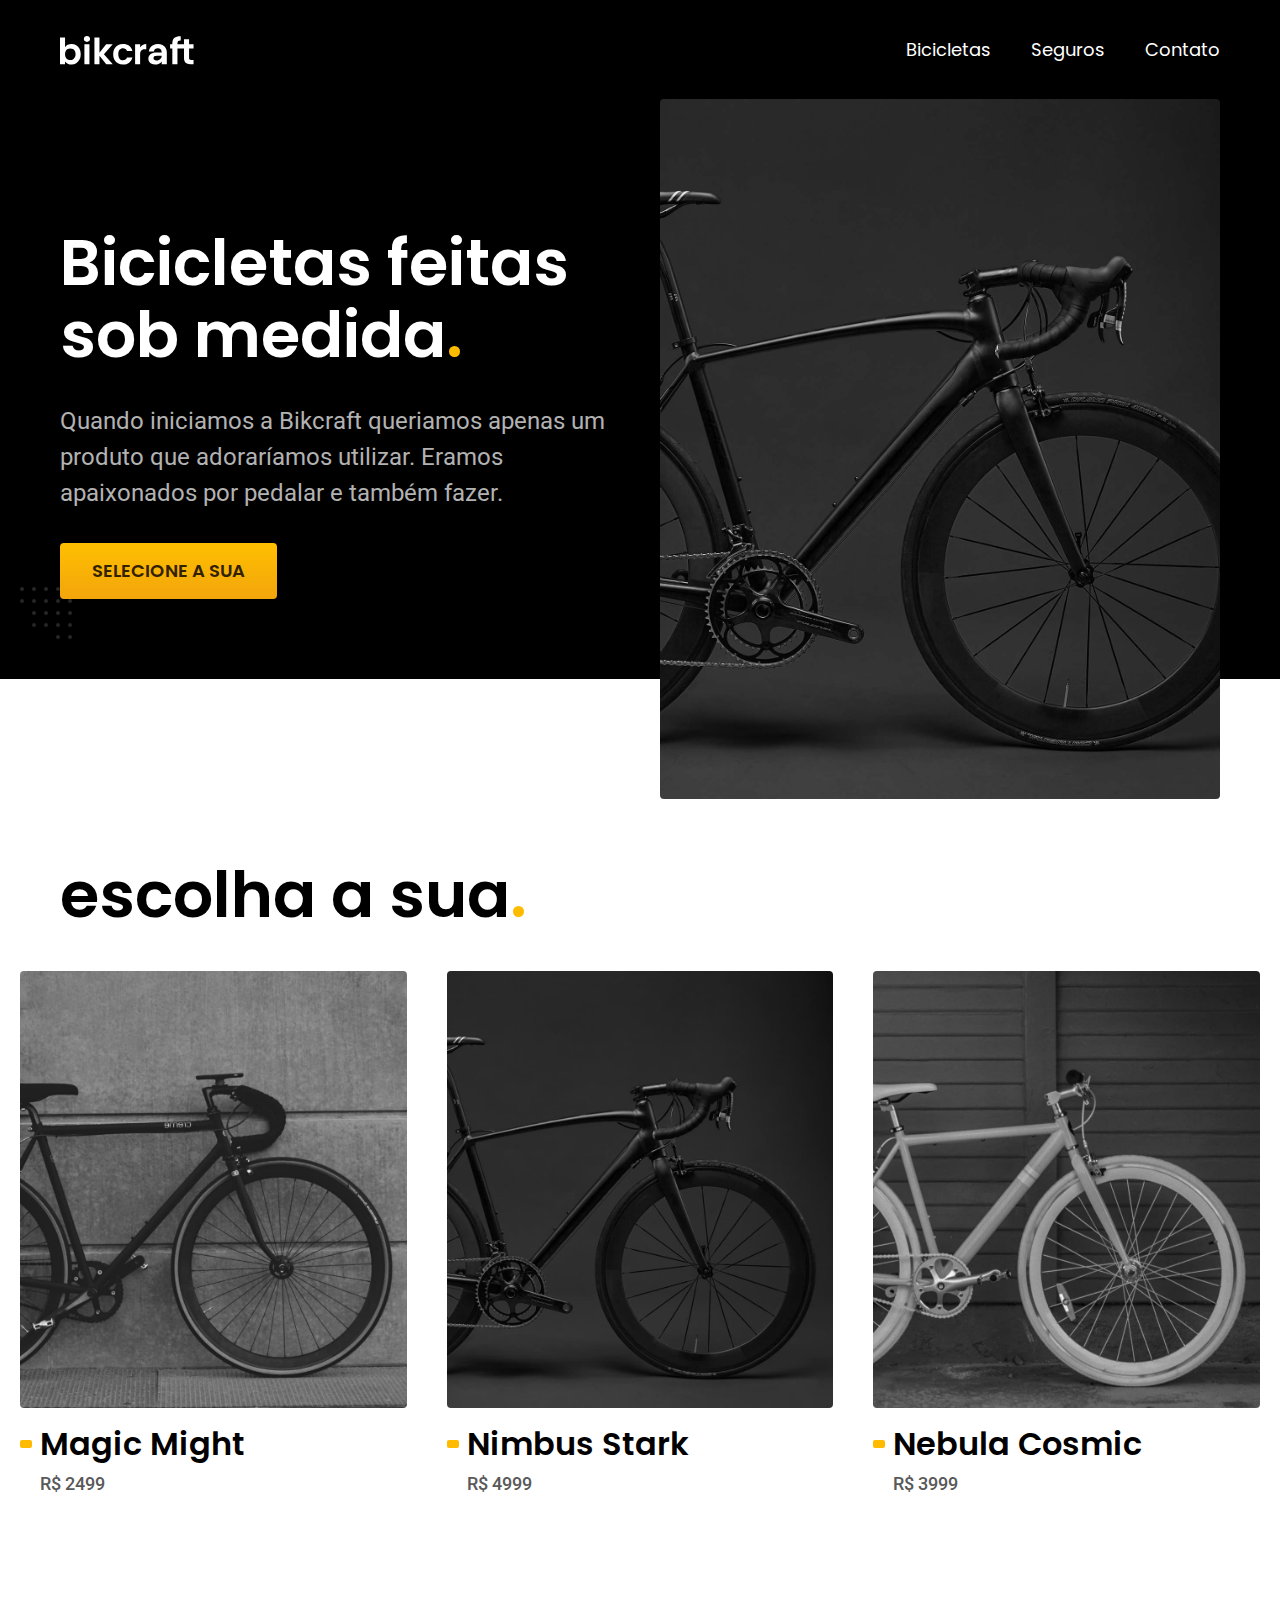
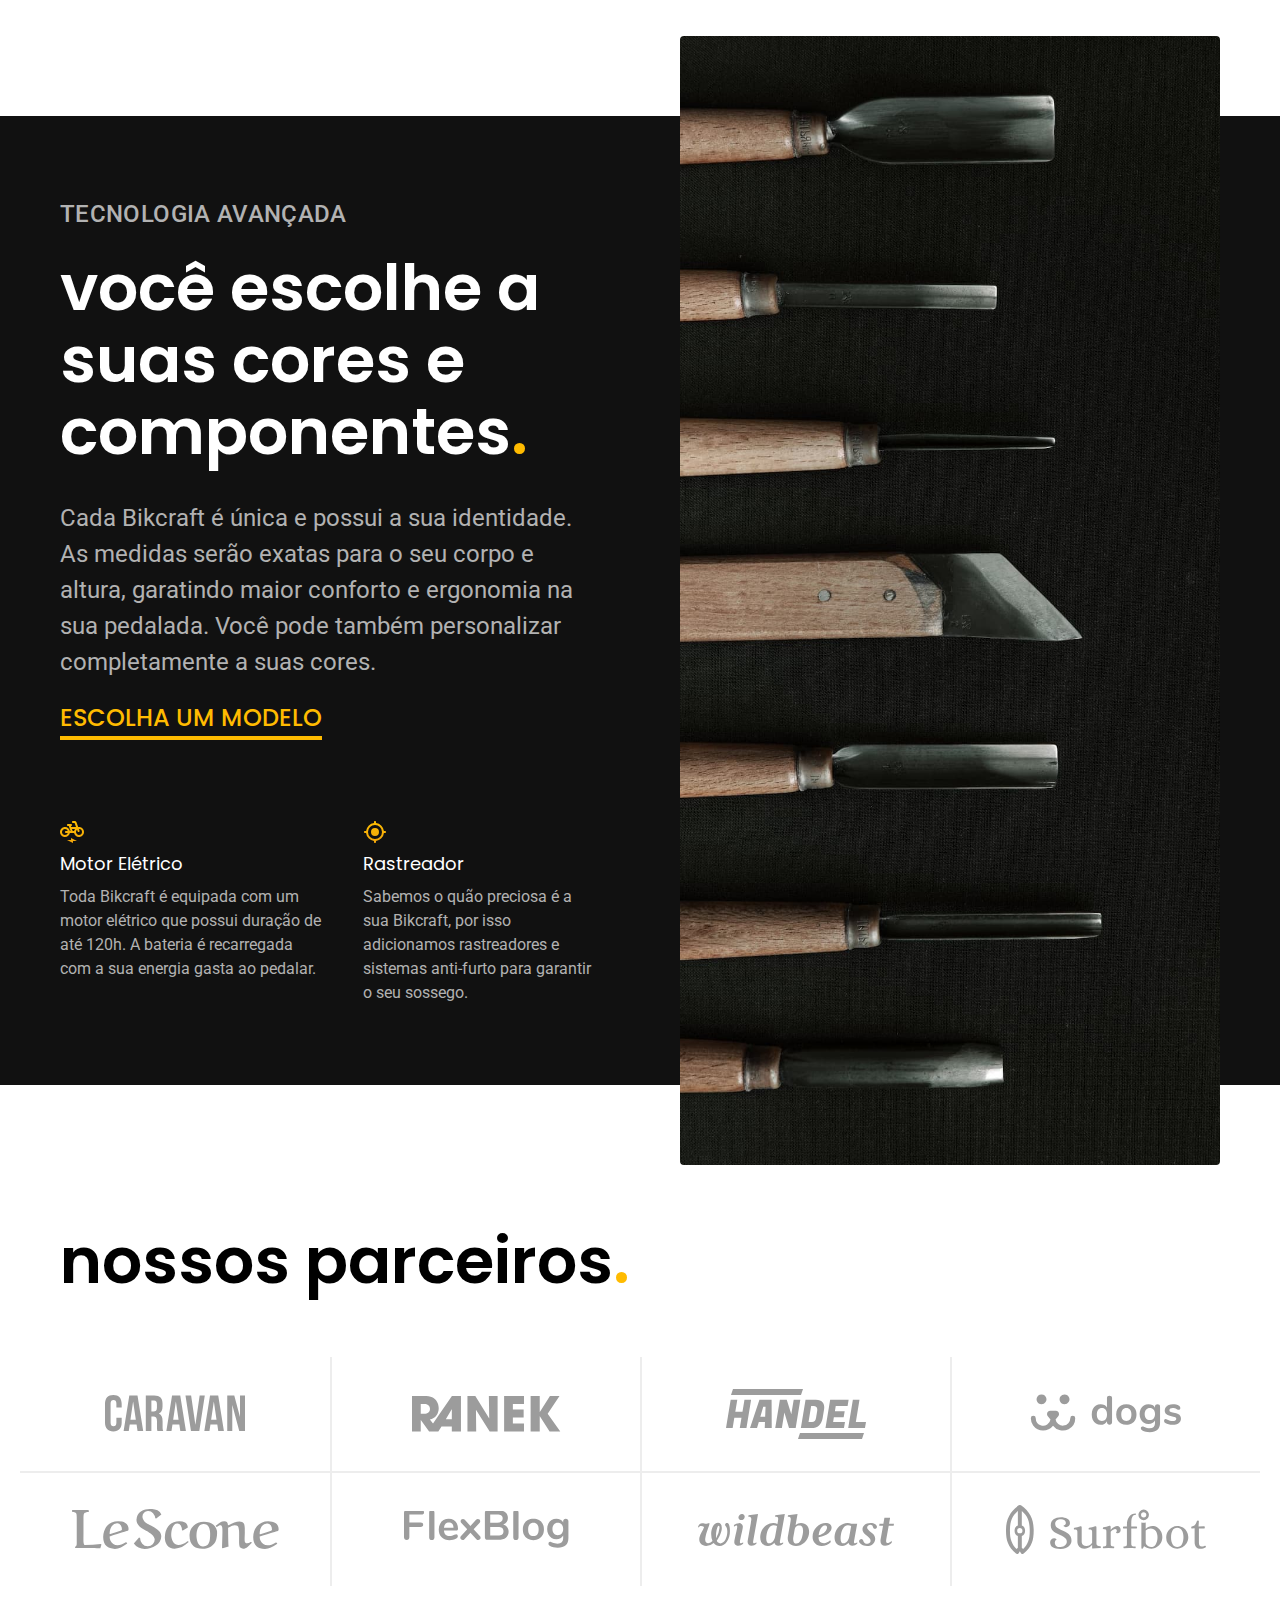
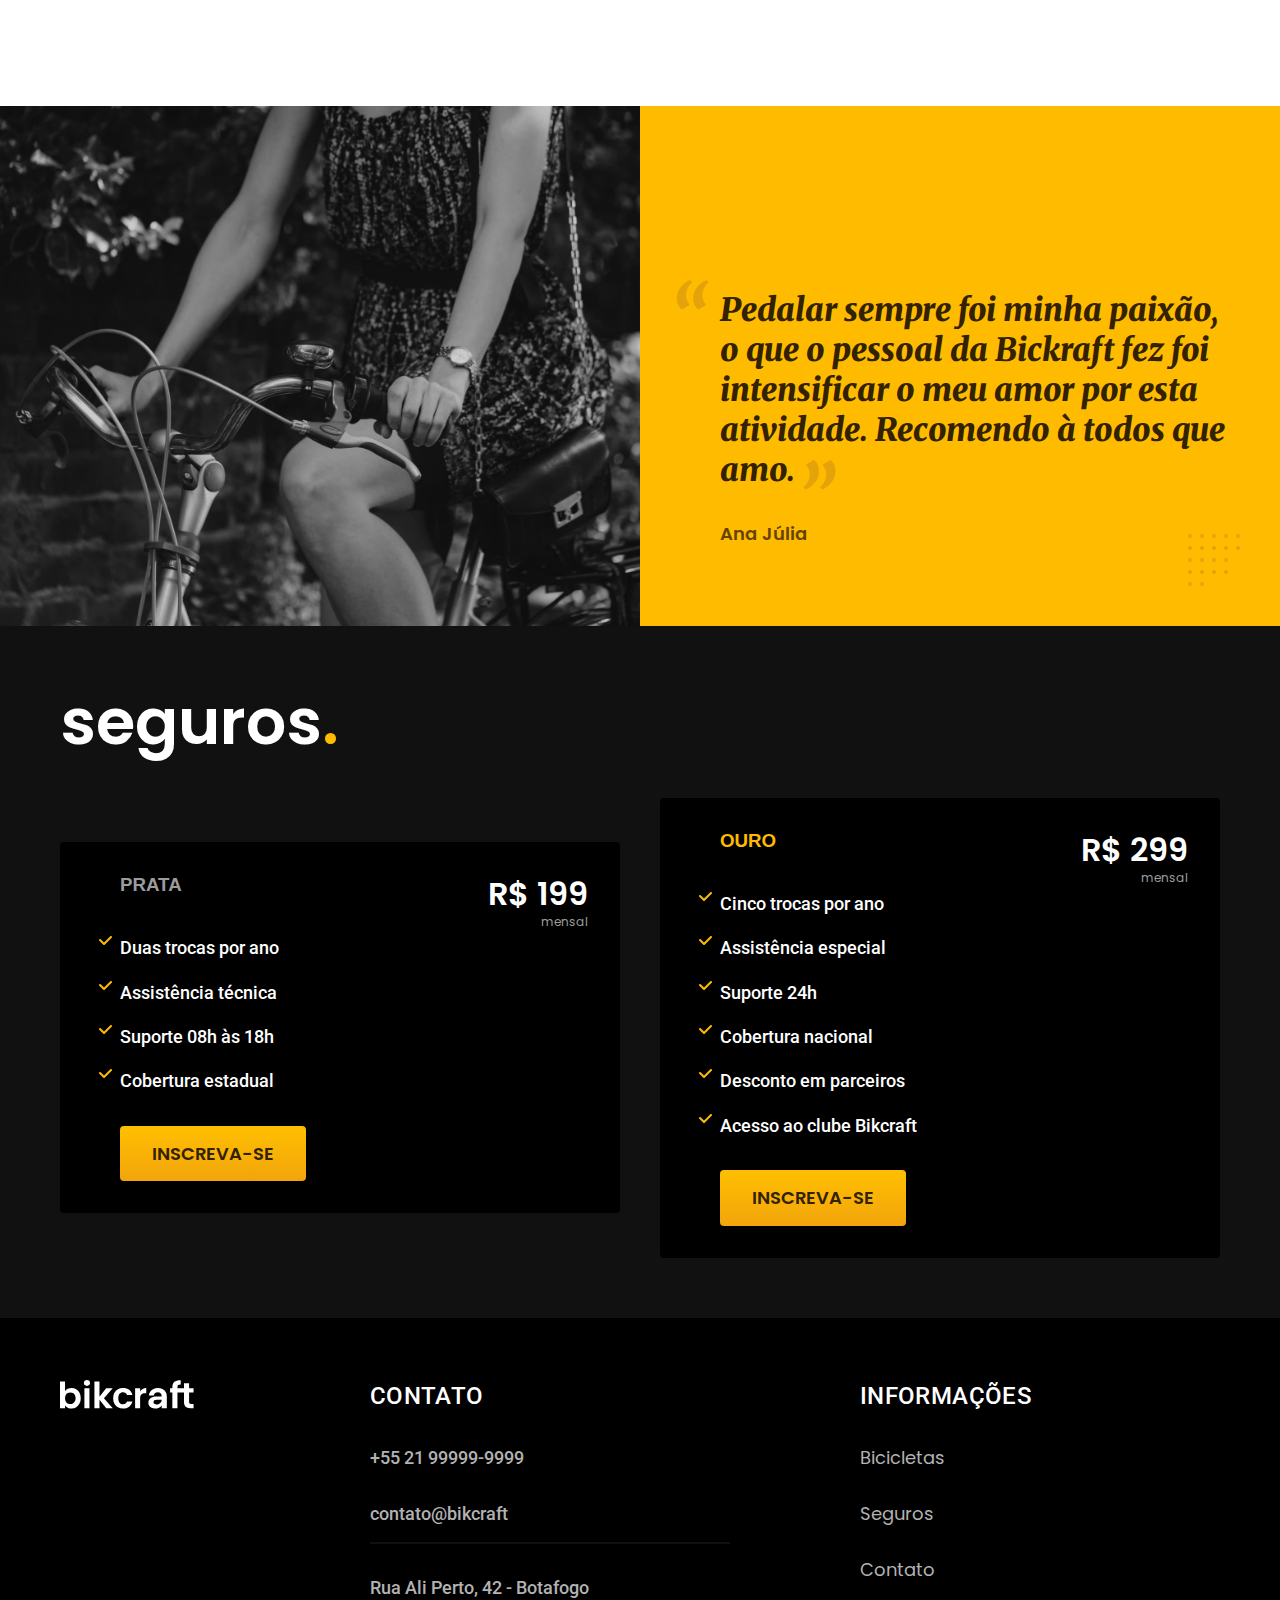
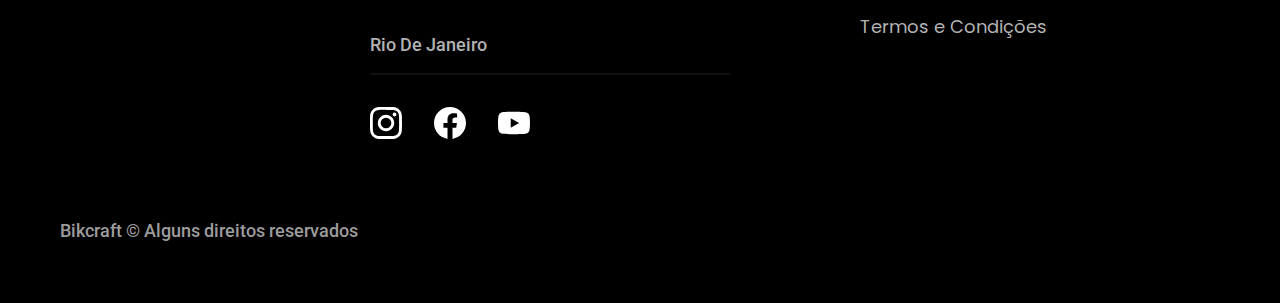
<file: index.html>
<!DOCTYPE html>
<html lang="pt-br">

<head>
  <meta charset="UTF-8">
  <meta name="viewport" content="width=device-width, initial-scale=1.0">
  <title>Bikcraft - Bicicletas Elétricas</title>
  <meta name="description" content="Bicicletas elétricas de alta precisão e qualidade,  feitas sob medida para o cliente. Explore o mundo na sua velocidade com a Bikcraft.">
  <link rel="icon" href="./favicon.svg" type="image/svg+xml">
  <link rel="preload" href="./css/style.min.css" as="style">
  <link rel="stylesheet" href="./css/style.min.css">

  <script> document.documentElement.classList.add("js");</script>
  <link rel="preconnect" href="https://fonts.googleapis.com">
  <link rel="preconnect" href="https://fonts.gstatic.com" crossorigin>
  <link href="https://fonts.googleapis.com/css2?family=Merriweather:ital,wght@1,900&family=Poppins:wght@400;600&family=Roboto:wght@400;500&display=swap" rel="stylesheet">
</head>

<body>
  <header class="header-bg">
    <div class="header container">
      <div class="header-logo">
        <a href="../">
          <img src="img/bikcraft.svg" width="136" height="32" alt="Bikcraft">
        </a>
      </div>

      <nav aria-label="primaria">
        <ul class="header-menu cor-0">
          <li><a href="../bicicletas.html">Bicicletas</a></li>
          <li><a href="../seguros.html">Seguros</a></li>
          <li><a href="../contato.html">Contato</a></li>
        </ul>
      </nav>
    </div>
  </header>

  <main class="introducao-bg">
    <div class="introducao container">
      <div class="introducao-conteudo">
        <h1 class="font-1-xxl cor-0 fadeInDown" data-anime="200">Bicicletas feitas sob medida<span class="cor-p1">.</span></h1>
        <p class="font-2-l cor-5 fadeInDown" data-anime="400">
          Quando iniciamos a Bikcraft queriamos apenas um produto que adoraríamos utilizar. Eramos apaixonados por pedalar e também fazer.
        </p>
        <a class="botao fadeInDown" data-anime="600" href="../bicicletas.html">Selecione a sua</a>
      </div>
      <picture class="fadeInDown" data-anime="800">
        <source media="(max-width: 800px)" srcset="../img/bicicletas/nimbus.jpg">
        <img src="../img/fotos/introducao.jpg" width="1280" height="1600" alt="Bicicleta elétrica preta">
      </picture>
    </div>
  </main>
  <article class="bicicleta-lista">
    <h2 class="font-1-xxl container">escolha a sua<span class="cor-p1">.</span></h2>
    <ul>
      <li>
        <a href="../bicicletas/magic.html">
          <img src="../img/bicicletas/magic-home.jpg" width="920" height="1040" alt="Bicicleta Preta">
          <h3 class="font-1-xl">Magic Might</h3>
          <span class="font-2-m cor-8">R$ 2499</span>
        </a>
      </li>
      <li>
        <a href="../bicicletas/nimbus.html">
          <img src="../img/bicicletas/nimbus-home.jpg" width="920" height="1040" alt="Bicicleta Preta">
          <h3 class="font-1-xl">Nimbus Stark</h3>
          <span class="font-2-m cor-8">R$ 4999</span>
        </a>
      </li>
      <li>
        <a href="../bicicletas/nebula.html">
          <img src="../img/bicicletas/nebula-home.jpg" width="920" height="1040" alt="Bicicleta Branca">
          <h3 class="font-1-xl">Nebula Cosmic</h3>
          <span class="font-2-m cor-8">R$ 3999</span>
        </a>
      </li>
    </ul>
  </article>
  <article class="tecnologia-bg">
    <div class="tecnologia container">
      <div class="tecnologia-conteudo">
        <span class="font-2-l-b cor-5">tecnologia avançada</span>
        <h2 class="font-1-xxl cor-0">você escolhe a suas cores e componentes<span class="cor-p1">.</span></h2>
        <p class="font-2-l cor-5">Cada Bikcraft é única e possui a sua identidade. As medidas serão exatas para o seu corpo e altura,
          garatindo maior conforto e ergonomia na sua pedalada. Você pode também personalizar completamente a suas cores.
        </p>
        <a href="../bicicletas.html" class="link">escolha um modelo</a>
        <div class="tecnologia-vantagens">
          <div>
            <img src="../img/icones/eletrica.svg" width="24" height="24" alt="">
            <h3 class="font-1-m cor-0">Motor Elétrico</h3>
            <p class="font-2-s cor-5">Toda Bikcraft é equipada com um motor elétrico que possui duração de até 120h. A bateria é recarregada com a sua energia gasta ao pedalar.</p>
          </div>
          <div>
            <img src="../img/icones/rastreador.svg" width="24" height="24" alt="">
            <h3 class="font-1-m cor-0">Rastreador</h3>
            <p class="font-2-s cor-5">Sabemos o quão preciosa é a sua Bikcraft, por isso adicionamos rastreadores e sistemas anti-furto para garantir o seu sossego.</p>
          </div>
        </div>
      </div>
      <div class="tecnologia-imagem">
        <img src="../img/fotos/tecnologia.jpg" width="1200" height="1920" alt="">
      </div>
    </div>
  </article>
  <section class="parceiros" aria-label="Nosssos Parceiros">
    <h2 class="container font-1-xxl">nossos parceiros<span class="cor-p1">.</span></h2>
    <ul class="parceiros-lista">
      <li><img src="../img/parceiros/caravan.svg" alt="Caravan" width="140" height="38"></li>
      <li><img src="../img/parceiros/ranek.svg" alt="Ranek" width="149" height="36"></li>
      <li><img src="../img/parceiros/handel.svg" alt="Handel" width="140" height="50"></li>
      <li><img src="../img/parceiros/dogs.svg" alt="Dogs" width="152" height="39"></li>
      <li><img src="../img/parceiros/lescone.svg" alt="Lescone" width="208" height="41"></li>
      <li><img src="../img/parceiros/flexblog.svg" alt="Flexblog" width="165" height="38"></li>
      <li><img src="../img/parceiros/wildbeast.svg" alt="Wildbeast" width="196" height="34"></li>
      <li><img src="../img/parceiros/surfbot.svg" alt="Surfbot" width="200" height="49"></li>
    </ul>
  </section>
  <section class="depoimento" aria-label="Depoimento">
    <div>
      <img src="../img/fotos/depoimento.jpg" width="1560" height="1360" alt="Pessoa pedalando uma bicicleta Bikcraft">
    </div>
    <div class="depoimento-conteudo">
      <blockquote class="font-1-xl cor-p5">
        <p>Pedalar sempre foi minha paixão, o que o pessoal da Bickraft fez foi intensificar o meu amor por esta atividade. Recomendo à todos que amo.</p>
      </blockquote>
      <span class="font-1-m-b cor-p4">Ana Júlia</span>
    </div>
  </section>
  <article class="seguros-bg">
    <div class="seguros container">
      <h2 class="font-1-xxl cor-0">seguros<span class="cor-p1">.</span></h2>
      <div class="seguro-item">
        <h3 class="cor-6">PRATA</h3>
        <span class="font-1-xl cor-0">R$ 199 <span class="font-1-xs cor-6">mensal</span></span>
        <ul class="font-2-m  cor-0">
          <li>Duas trocas por ano</li>
          <li>Assistência técnica</li>
          <li>Suporte 08h às 18h</li>
          <li>Cobertura estadual</li>
        </ul>
        <a class="botao secundar" href="../orcamento.html">inscreva-se</a>
      </div>
      <div class="seguro-item">
        <h3 class="cor-p1">OURO</h3>
        <span class="font-1-xl cor-0">R$ 299 <span class="font-1-xs cor-6">mensal</span></span>
        <ul class="font-2-m cor-0">
          <li>Cinco trocas por ano</li>
          <li>Assistência especial</li>
          <li>Suporte 24h</li>
          <li>Cobertura nacional</li>
          <li>Desconto em parceiros</li>
          <li>Acesso ao clube Bikcraft</li>
        </ul>
        <a class="botao" href="../orcamento.html">inscreva-se</a>
      </div>
    </div>
  </article>
  <footer class="footer-bg">
    <div class="footer container">
      <a href="../"><img src="img/bikcraft.svg" width="136" height="32" alt="Bikcraft"></a>
      <div class="footer-contato">
        <h3 class="font-2-l-b cor-0">CONTATO</h3>
        <ul class="font-2-m cor-5">
          <li><a href="tel:+5521999999999">+55 21 99999-9999</a></li>
          <li><a href="mailto:contato@bikcraft">contato@bikcraft</a></li>
          <li>Rua Ali Perto, 42 - Botafogo</li>
          <li>Rio De Janeiro</li>
        </ul>
        <div class="footer-redes">
          <a href="../">
            <img src="../img/redes/instagram.svg" width="32" height="32" alt="Instagram">
          </a>
          <a href="../">
            <img src="../img/redes/facebook.svg" width="32" height="32" alt="Facebook">
          </a>
          <a href="../">
            <img src="../img/redes/youtube.svg" width="32" height="32" alt="Youtube">
          </a>
        </div>
      </div>
      <div class="footer-informacoes">
        <h3 class="font-2-l-b cor-0">INFORMAÇÕES</h3>
        <nav>
          <ul class="font-1-m cor-5">
            <li><a href="../bicicletas.html">Bicicletas</a></li>
            <li><a href="../seguros.html">Seguros</a></li>
            <li><a href="../contato.html">Contato</a></li>
            <li><a href="../termos.html">Termos e Condições</a></li>
          </ul>
        </nav>
      </div>
      <div class="footer-copy font-2-m cor-6">
        <p>Bikcraft © Alguns direitos reservados</p>
      </div>
    </div>
  </footer>

  <script src="./js/plugins/simple-anime.js"></script>
  <script src="./js/script.js"></script>
</body>

</html>
</file>
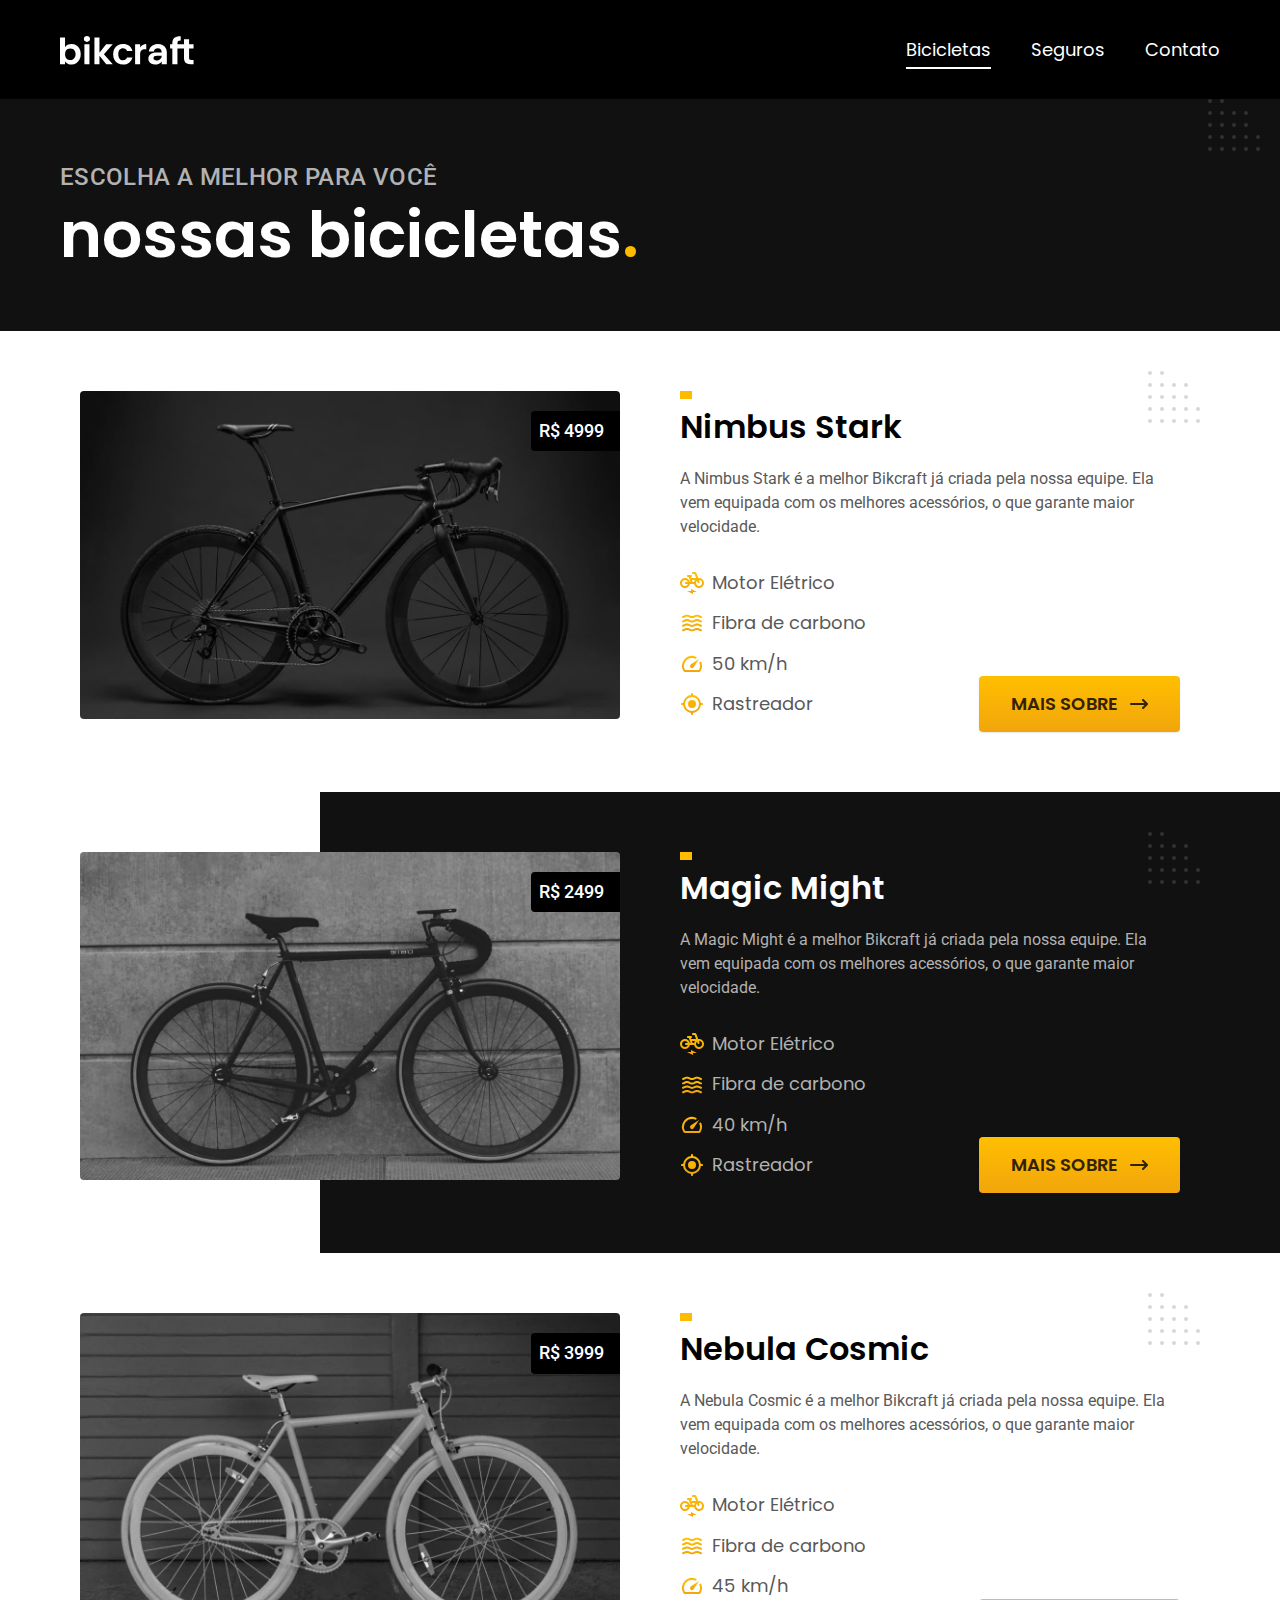
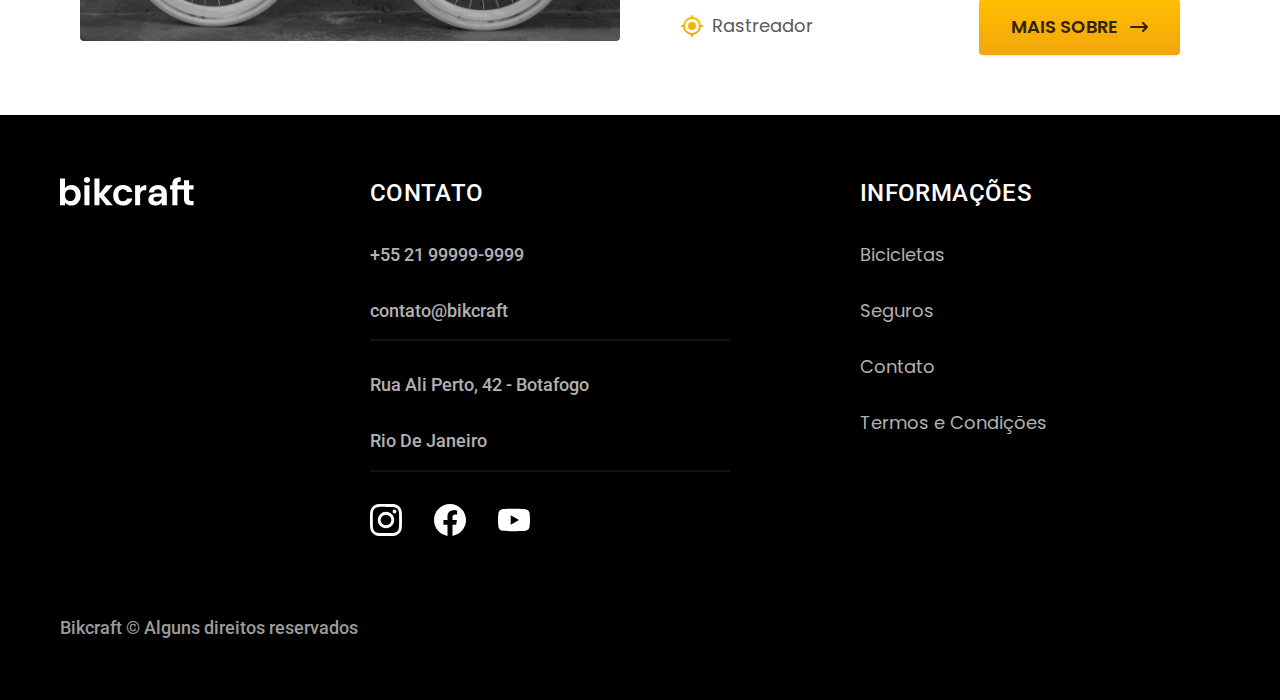
<file: bicicletas.html>
<!DOCTYPE html>
<html lang="pt-br">

<head>
  <meta charset="UTF-8">
  <meta name="viewport" content="width=device-width, initial-scale=1.0">
  <title>Bicicletas | Bikcraft</title>
  <meta name="description" content="Bicicletas.">
  <link rel="icon" href="./favicon.svg" type="image/svg+xml">

  <link rel="preload" href="./css/style.min.css" as="style">
  <link rel="stylesheet" href="./css/style.min.css">

  <script> document.documentElement.classList.add("js");</script>
  <link rel="preconnect" href="https://fonts.googleapis.com">
  <link rel="preconnect" href="https://fonts.gstatic.com" crossorigin>
  <link href="https://fonts.googleapis.com/css2?family=Merriweather:ital,wght@1,900&family=Poppins:wght@400;600&family=Roboto:wght@400;500&display=swap" rel="stylesheet">
</head>

<body id="bicicletas">
  <header class="header-bg">
    <div class="header container">
      <div class="header-logo">
        <a href="../">
          <img src="../img/bikcraft.svg" alt="Bikcraft">
        </a>
      </div>

      <nav aria-label="primaria">
        <ul class="header-menu cor-0">
          <li><a href="../bicicletas.html">Bicicletas</a></li>
          <li><a href="../seguros.html">Seguros</a></li>
          <li><a href="../contato.html">Contato</a></li>
        </ul>
      </nav>
    </div>
  </header>

  <main>
    <div class="titulo-bg">
      <div class="titulo container">
        <p class="font-2-l-b cor-5">Escolha a melhor para você</p>
        <h1 class="font-1-xxl cor-0">nossas bicicletas<span class="cor-p1">.</span></h1>
      </div>
    </div>
    <div class="bicicletas container">
      <div class="bicicletas-imagem">
        <img src="../img/bicicletas/nimbus.jpg" alt="Bicicleta Preta">
        <span class="font-2-m cor-0">R$ 4999</span>
      </div>
      <div class="bicicletas-conteudo container">
        <h2 class="font-1-xl">Nimbus Stark</h2>
        <p class="font-2-s cor-8">A Nimbus Stark é a melhor Bikcraft já criada pela nossa equipe. Ela vem equipada com os melhores acessórios, o que garante maior velocidade.</p>
        <ul class="font-1-m cor-8">
          <li>
            <img src="../img/icones/eletrica.svg" alt="">
            Motor Elétrico
          </li>
          <li>
            <img src="../img/icones/carbono.svg" alt="">
            Fibra de carbono
          </li>
          <li>
            <img src="../img/icones/velocidade.svg" alt="">
            50 km/h
          </li>
          <li>
            <img src="../img/icones/rastreador.svg" alt="">
            Rastreador
          </li>
        </ul>
        <a class="botao seta" href="../bicicletas/nimbus.html">Mais Sobre</a>
      </div>
    </div>

    <div class="bicicletas-bg">
      <div class="bicicletas container">
        <div class="bicicletas-imagem">
          <img src="../img/bicicletas/magic.jpg" alt="Bicicleta Preta">
          <span class="font-2-m cor-0">R$ 2499</span>
        </div>
        <div class="bicicletas-conteudo container">
          <h2 class="font-1-xl cor-0">Magic Might</h2>
          <p class="font-2-s cor-5">A Magic Might é a melhor Bikcraft já criada pela nossa equipe. Ela vem equipada com os melhores acessórios, o que garante maior velocidade.</p>
          <ul class="font-1-m cor-5">
            <li>
              <img src="../img/icones/eletrica.svg" alt="">
              Motor Elétrico
            </li>
            <li>
              <img src="../img/icones/carbono.svg" alt="">
              Fibra de carbono
            </li>
            <li>
              <img src="../img/icones/velocidade.svg" alt="">
              40 km/h
            </li>
            <li>
              <img src="../img/icones/rastreador.svg" alt="">
              Rastreador
            </li>
          </ul>
          <a class="botao seta" href="../bicicletas/magic.html">Mais Sobre</a>
        </div>
      </div>
    </div>

    <div class="bicicletas container">
      <div class="bicicletas-imagem">
        <img src="../img/bicicletas/nebula.jpg" alt="Bicicleta Preta">
        <span class="font-2-m cor-0">R$ 3999</span>
      </div>
      <div class="bicicletas-conteudo container">
        <h2 class="font-1-xl">Nebula Cosmic</h2>
        <p class="font-2-s cor-8">A Nebula Cosmic é a melhor Bikcraft já criada pela nossa equipe. Ela vem equipada com os melhores acessórios, o que garante maior velocidade.</p>
        <ul class="font-1-m cor-8">
          <li>
            <img src="../img/icones/eletrica.svg" alt="">
            Motor Elétrico
          </li>
          <li>
            <img src="../img/icones/carbono.svg" alt="">
            Fibra de carbono
          </li>
          <li>
            <img src="../img/icones/velocidade.svg" alt="">
            45 km/h
          </li>
          <li>
            <img src="../img/icones/rastreador.svg" alt="">
            Rastreador
          </li>
        </ul>
        <a class="botao seta" href="../bicicletas/nebula.html">Mais Sobre</a>
      </div>
    </div>
  </main>

  <footer class="footer-bg">
    <div class="footer container">
      <a href="../"><img src="../img/bikcraft.svg" alt="Bikcraft"></a>
      <div class="footer-contato">
        <h3 class="font-2-l-b cor-0">CONTATO</h3>
        <ul class="font-2-m cor-5">
          <li><a href="tel:+5521999999999">+55 21 99999-9999</a></li>
          <li><a href="mailto:contato@bikcraft">contato@bikcraft</a></li>
          <li>Rua Ali Perto, 42 - Botafogo</li>
          <li>Rio De Janeiro</li>
        </ul>
        <div class="footer-redes">
          <a href="../">
            <img src="../img/redes/instagram.svg" alt="Instagram">
          </a>
          <a href="../">
            <img src="../img/redes/facebook.svg" alt="Facebook">
          </a>
          <a href="../">
            <img src="../img/redes/youtube.svg" alt="Youtube">
          </a>
        </div>
      </div>
      <div class="footer-informacoes">
        <h3 class="font-2-l-b cor-0">INFORMAÇÕES</h3>
        <nav>
          <ul class="font-1-m cor-5">
            <li><a href="../bicicletas.html">Bicicletas</a></li>
            <li><a href="../seguros.html">Seguros</a></li>
            <li><a href="../contato.html">Contato</a></li>
            <li><a href="../termos.html">Termos e Condições</a></li>
          </ul>
        </nav>
      </div>
      <div class="footer-copy font-2-m cor-6">
        <p>Bikcraft © Alguns direitos reservados</p>
      </div>
    </div>
  </footer>
  <script src="./js/script.js"></script>
</body>

</html>
</file>
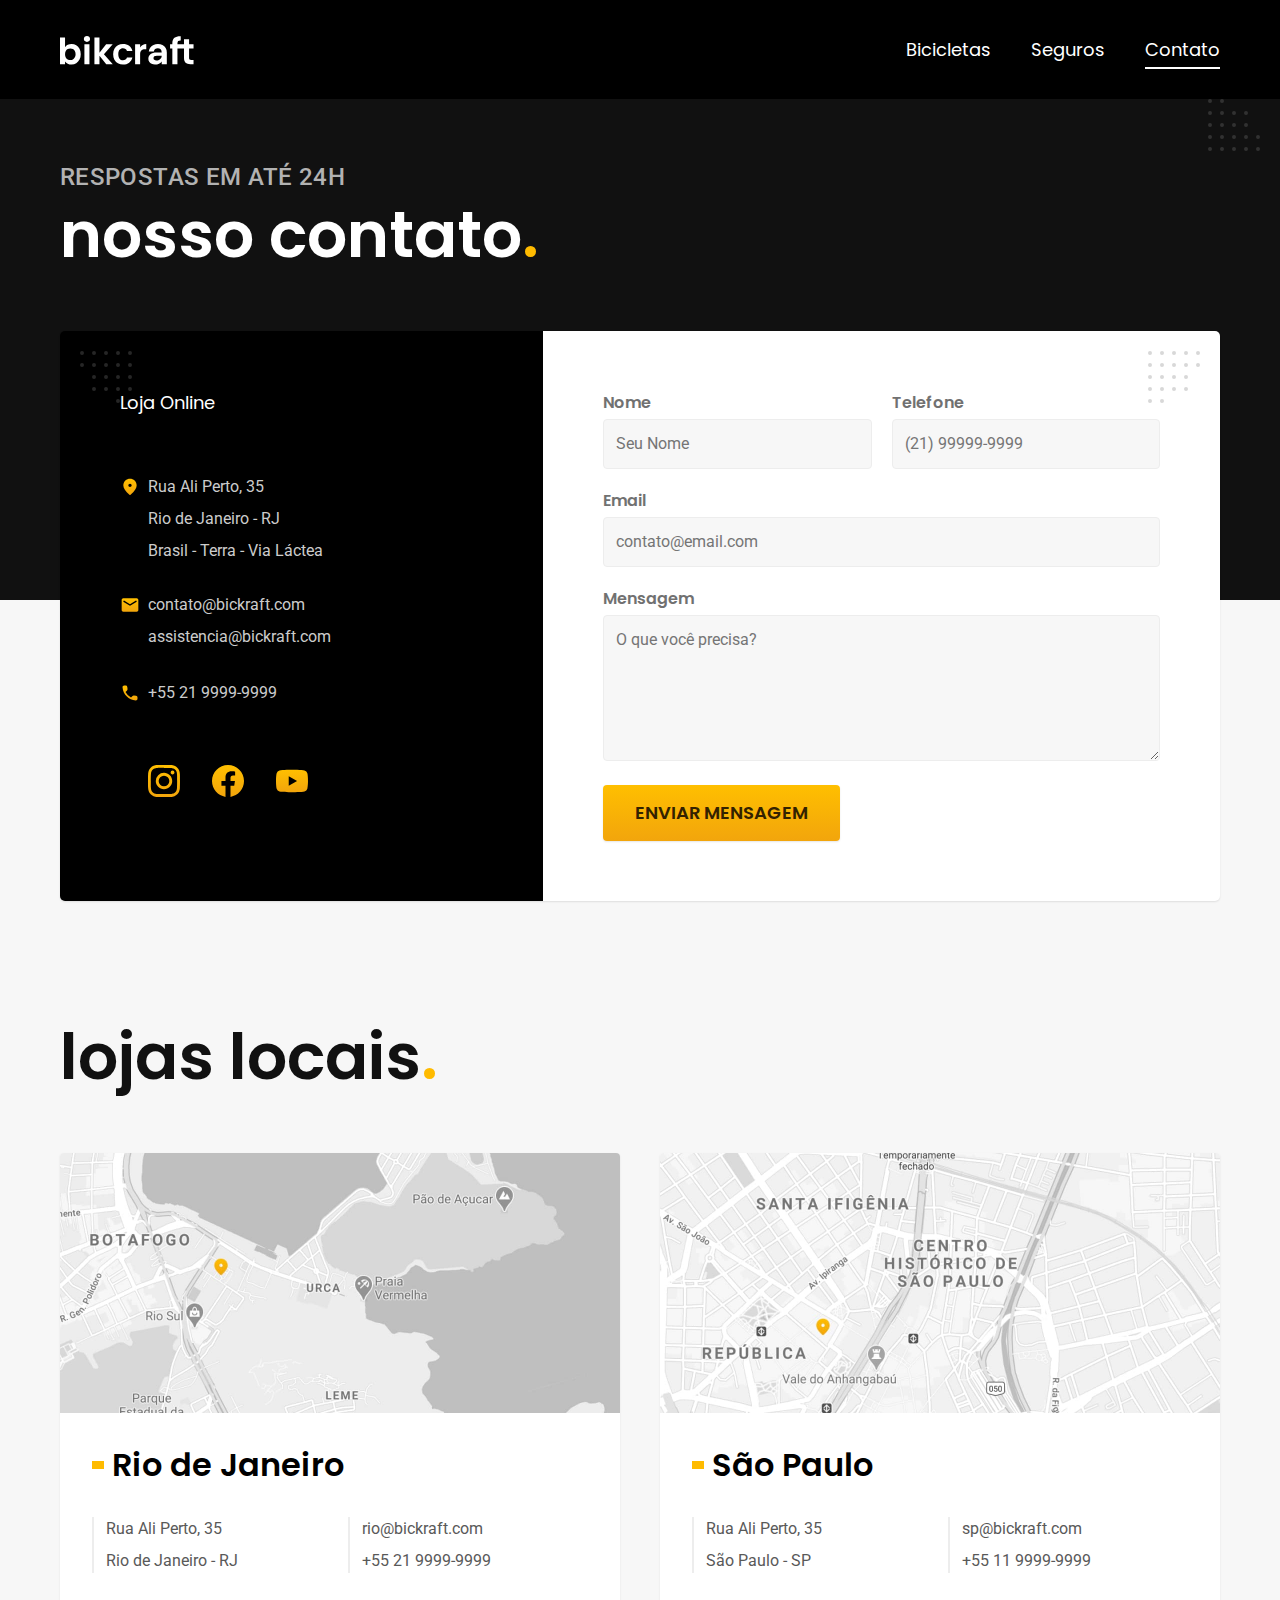
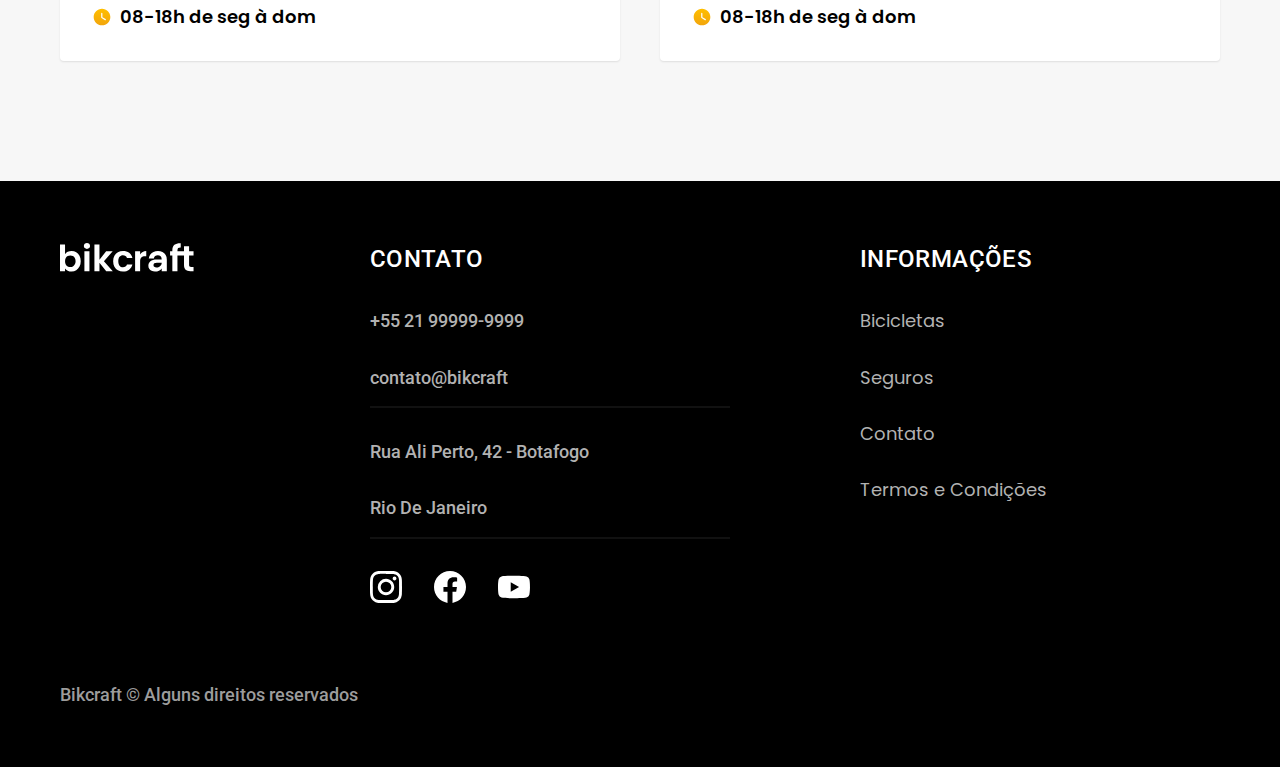
<file: contato.html>
<!DOCTYPE html>
<html lang="pt-br">

<head>
  <meta charset="UTF-8">
  <meta name="viewport" content="width=device-width, initial-scale=1.0">
  <title>Contato | Bikcraft</title>
  <meta name="description" content="contato.">
  <link rel="icon" href="./favicon.svg" type="image/svg+xml">
  <link rel="preload" href="./css/style.min.css" as="style">
  <link rel="stylesheet" href="./css/style.min.css">
  <script> document.documentElement.classList.add("js");</script>
  <link rel="preconnect" href="https://fonts.googleapis.com">
  <link rel="preconnect" href="https://fonts.gstatic.com" crossorigin>
  <link href="https://fonts.googleapis.com/css2?family=Merriweather:ital,wght@1,900&family=Poppins:wght@400;600&family=Roboto:wght@400;500&display=swap" rel="stylesheet">
</head>

<body id="contato">
  <header class="header-bg">
    <div class="header container">
      <div class="header-logo">
        <a href="../">
          <img src="img/bikcraft.svg" alt="Bikcraft">
        </a>
      </div>

      <nav aria-label="primaria">
        <ul class="header-menu cor-0">
          <li><a href="../bicicletas.html">Bicicletas</a></li>
          <li><a href="../seguros.html">Seguros</a></li>
          <li><a href="../contato.html">Contato</a></li>
        </ul>
      </nav>
    </div>
  </header>

  <main>
    <div class="titulo-bg">
      <div class="titulo container">
        <p class="font-2-l-b cor-5">respostas em até 24h</p>
        <h1 class="font-1-xxl cor-0">nosso contato<span class="cor-p1">.</span></h1>
      </div>
    </div>
    <div class="contato container">
      <section class="contato-dados" aria-label="Endereço">
        <h2 class="font-1-m cor-0">Loja Online</h2>
        <div class="contato-endereco font-2-s cor-4">
          <p>Rua Ali Perto, 35</p>
          <p>Rio de Janeiro - RJ</p>
          <p>Brasil - Terra - Via Láctea</p>
        </div>
        <address class="contato-meios font-2-s cor-4">
          <a href="mailto:contato@bickraft.com">contato@bickraft.com</a>
          <a href="mailto:assistencia@bickraft.com">assistencia@bickraft.com</a>
          <a href="tel:+552199999999">+55 21 9999-9999</a>
        </address>
        <div class="contato-redes">
          <a href="../">
            <img src="../img/redes/instagram-p.svg" alt="Instagram">
          </a>
          <a href="../">
            <img src="../img/redes/facebook-p.svg" alt="Facebook">
          </a>
          <a href="../">
            <img src="../img/redes/youtube-p.svg" alt="Youtube">
          </a>
        </div>
      </section>
      <section class="contato-formulario font-1-xs cor-7" aria-label="Formulário">
        <form class="form" action="../contato.html">
          <div>
            <label for="nome">Nome</label>
            <input type="text" id="nome" name="nome" placeholder="Seu Nome">
          </div>
          <div>
            <label for="telefone">Telefone</label>
            <input type="text" id="telefone" name="telefone" placeholder="(21) 99999-9999">
          </div>
          <div class="col-2">
            <label for="email">Email</label>
            <input type="email" id="email" name="email" placeholder="contato@email.com">
          </div>
          <div class="col-2">
            <label for="mensagem">Mensagem</label>
            <textarea rows="5" id="mensagem" name="mensagem" placeholder="O que você precisa?"></textarea>
          </div>
          <button class="botao" href="">Enviar Mensagem</button>
        </form>
      </section>
    </div>
  </main>
  <article class="lojas container">
    <h2 class="font-1-xxl cor-11">lojas locais<span class="cor-p1">.</span></h2>
    <div class="lojas-item">
      <img src="./img/lojas/rj.jpg" alt="Mapa marcando o endereço em Rua Ali Perto, 25 - Rio de Janeiro - RJ">
      <div class="lojas-conteudo">
        <h3 class="font-1-xl">Rio de Janeiro</h3>
        <div class="lojas-dados font-2-s cor-8">
          <p>Rua Ali Perto, 35</p>
          <p>Rio de Janeiro - RJ</p>
        </div>
        <div class="lojas-dados font-2-s cor-8">
          <a href="mailto:rio@bickraft.com">rio@bickraft.com</a>
          <a href="tel:+552199999999">+55 21 9999-9999</a>
        </div>
        <p class="lojas-tempo font-1-m-b"><img src="./img/icones/horario.svg" alt="">08-18h de seg à dom</p>
      </div>
    </div>
    <div class="lojas-item">
      <img src="./img/lojas/sp.jpg" alt="Mapa marcando o endereço em Rua Ali Perto, 25 - São Paulo - SP">
      <div class="lojas-conteudo">
        <h3 class="font-1-xl">São Paulo</h3>
        <div class="lojas-dados font-2-s cor-8">
          <p>Rua Ali Perto, 35</p>
          <p>São Paulo - SP</p>
        </div>
        <div class="lojas-dados font-2-s cor-8">
          <a href="mailto:sp@bickraft.com">sp@bickraft.com</a>
          <a class="contato-telefone" href="tel:+552199999999">+55 11 9999-9999</a>
        </div>
        <p class="lojas-tempo font-1-m-b"><img src="./img/icones/horario.svg" alt="">08-18h de seg à dom</p>
      </div>
    </div>
  </article>
  <footer class="footer-bg">
    <div class="footer container">
      <a href="../"><img src="../img/bikcraft.svg" alt="Bikcraft"></a>
      <div class="footer-contato">
        <h3 class="font-2-l-b cor-0">CONTATO</h3>
        <ul class="font-2-m cor-5">
          <li><a href="tel:+5521999999999">+55 21 99999-9999</a></li>
          <li><a href="mailto:contato@bikcraft">contato@bikcraft</a></li>
          <li>Rua Ali Perto, 42 - Botafogo</li>
          <li>Rio De Janeiro</li>
        </ul>
        <div class="footer-redes">
          <a href="../">
            <img src="../img/redes/instagram.svg" width="32" height="32" alt="Instagram">
          </a>
          <a href="../">
            <img src="../img/redes/facebook.svg" width="32" height="32" alt="Facebook">
          </a>
          <a href="../">
            <img src="../img/redes/youtube.svg" width="32" height="32" alt="Youtube">
          </a>
        </div>
      </div>
      <div class="footer-informacoes">
        <h3 class="font-2-l-b cor-0">INFORMAÇÕES</h3>
        <nav>
          <ul class="font-1-m cor-5">
            <li><a href="../bicicletas.html">Bicicletas</a></li>
            <li><a href="../seguros.html">Seguros</a></li>
            <li><a href="../contato.html">Contato</a></li>
            <li><a href="../termos.html">Termos e Condições</a></li>
          </ul>
        </nav>
      </div>
      <div class="footer-copy font-2-m cor-6">
        <p>Bikcraft © Alguns direitos reservados</p>
      </div>
    </div>
  </footer>
  <script src="./js/script.js"></script>

</body>

</html>
</file>
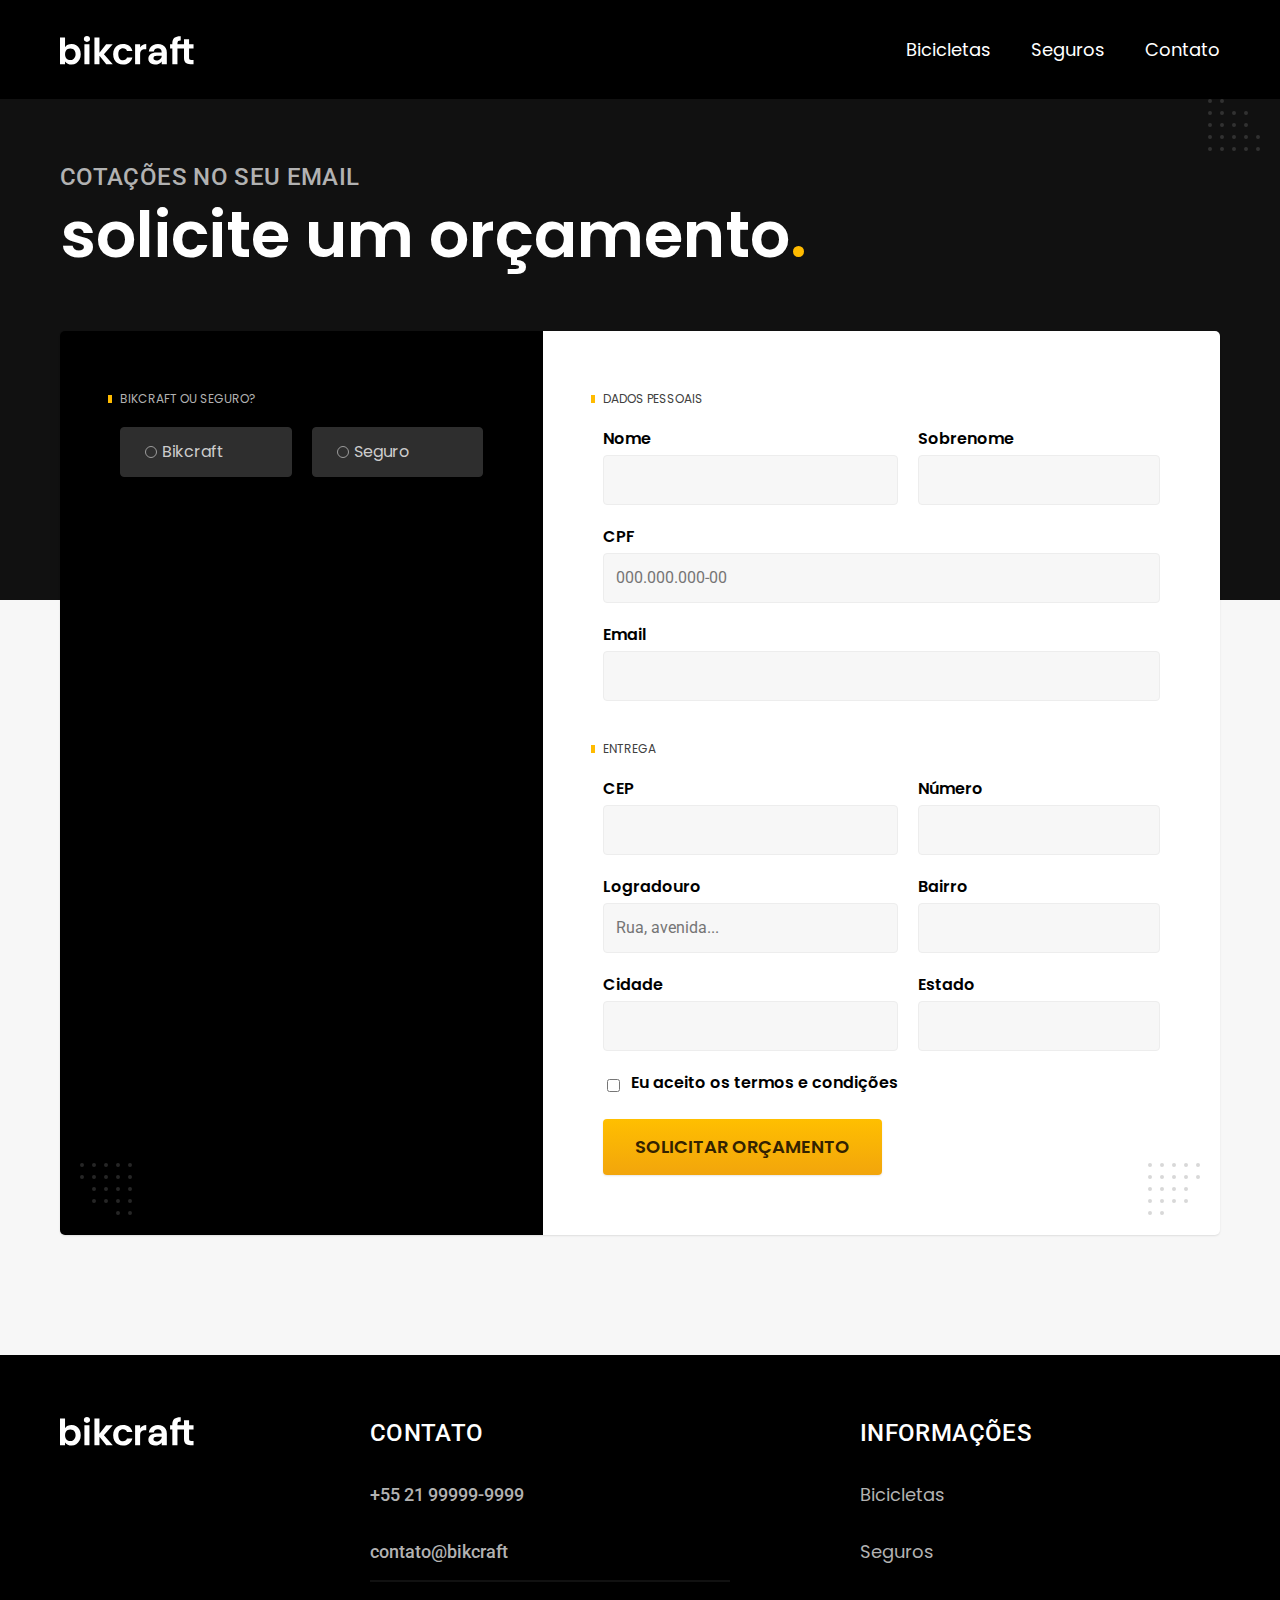
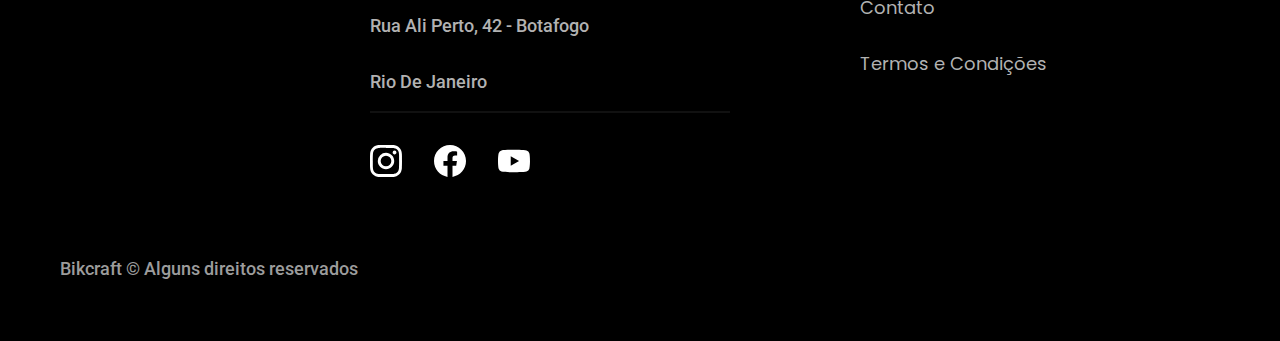
<file: orcamento.html>
<!DOCTYPE html>
<html lang="pt-br">

<head>
  <meta charset="UTF-8">
  <meta name="viewport" content="width=device-width, initial-scale=1.0">
  <title>Orçamento | Bikcraft</title>
  <meta name="description" content="Orçamento.">
  <link rel="icon" href="./favicon.svg" type="image/svg+xml">
  <link rel="preload" href="./css/style.min.css" as="style">
  <link rel="stylesheet" href="./css/style.min.css">

  <script> document.documentElement.classList.add("js");</script>
  <link rel="preconnect" href="https://fonts.googleapis.com">
  <link rel="preconnect" href="https://fonts.gstatic.com" crossorigin>
  <link href="https://fonts.googleapis.com/css2?family=Merriweather:ital,wght@1,900&family=Poppins:wght@400;600&family=Roboto:wght@400;500&display=swap" rel="stylesheet">
</head>

<body id="orcamento">
  <header class="header-bg">
    <div class="header container">
      <div class="header-logo">
        <a href="../">
          <img src="img/bikcraft.svg" alt="Bikcraft">
        </a>
      </div>

      <nav aria-label="primaria">
        <ul class="header-menu cor-0">
          <li><a href="../bicicletas.html">Bicicletas</a></li>
          <li><a href="../seguros.html">Seguros</a></li>
          <li><a href="../contato.html">Contato</a></li>
        </ul>
      </nav>
    </div>
  </header>

  <main>
    <div class="titulo-bg">
      <div class="titulo container">
        <p class="font-2-l-b cor-5">Cotações no seu email</p>
        <h1 class="font-1-xxl cor-0">solicite um orçamento<span class="cor-p1">.</span></h1>
      </div>
    </div>

    <form class="orcamento container" action="../orcamento.html">
      <div class="orcamento-produto">
        <h2 class="font-1-xs cor-5">Bikcraft ou Seguro?</h2>

        <input type="radio" name="tipo" value="bikcraft" id="bikcraft">
        <label for="bikcraft">Bikcraft</label>

        <input type="radio" name="tipo" value="seguro" id="seguro">
        <label for="seguro">Seguro</label>
        <div class="orcamento-conteudo" id="orcamento-bikcraft">
          <h2 class="font-1-xs cor-5">Escolha a sua</h2>

          <input type="radio" name="produto" value="nimbus" id="nimbus">
          <label for="nimbus">Nimbus Stark <span>R$ 4999</span></label>
          <div class="orcamento-detalhes">
            <ul class="font-1-xs cor-8">
              <li><img src="./img/icones/eletrica.svg" alt="">Motor Elétrico</li>
              <li><img src="./img/icones/carbono.svg" alt="">Fibra de Carbono</li>
              <li><img src="./img/icones/velocidade.svg" alt="">50 km/h</li>
              <li><img src="./img/icones/rastreador.svg" alt="">Rastreador</li>
            </ul>
            <img src="./img/bicicletas/nimbus.jpg" alt="Bicicleta Preta">
          </div>

          <input type="radio" name="produto" value="magic" id="magic">
          <label for="magic">Magic Might <span>R$ 2499</span></label>
          <div class="orcamento-detalhes">
            <ul class="font-1-xs cor-8">
              <li><img src="./img/icones/eletrica.svg" alt="">Motor Elétrico</li>
              <li><img src="./img/icones/carbono.svg" alt="">Fibra de Carbono</li>
              <li><img src="./img/icones/velocidade.svg" alt="">40 km/h</li>
              <li><img src="./img/icones/rastreador.svg" alt="">Rastreador</li>
            </ul>
            <img src="./img/bicicletas/magic.jpg" alt="Bicicleta Preta">
          </div>

          <input type="radio" name="produto" value="nebula" id="nebula">
          <label for="nebula">Nebula Cosmic <span>R$ 3999</span></label>
          <div class="orcamento-detalhes">
            <ul class="font-1-xs cor-8">
              <li><img src="./img/icones/eletrica.svg" alt="">Motor Elétrico</li>
              <li><img src="./img/icones/carbono.svg" alt="">Fibra de Carbono</li>
              <li><img src="./img/icones/velocidade.svg" alt="">45 km/h</li>
              <li><img src="./img/icones/rastreador.svg" alt="">Rastreador</li>
            </ul>
            <img src="./img/bicicletas/nebula.jpg" alt="Bicicleta Branca">
          </div>

        </div>
        <div class="orcamento-conteudo" id="orcamento-seguro">
          <h2 class="font-1-xs cor-5">Escolha o plano</h2>

          <input type="radio" name="produto" value="prata" id="prata">
          <label for="prata">Prata <span>R$ 199</span></label>

          <input type="radio" name="produto" value="ouro" id="ouro">
          <label for="ouro">Ouro <span>R$ 299</span></label>
        </div>
      </div>
      <div class="orcamento-dados form">
        <h2 class="font-1-xs cor-9 col-2">dados pessoais</h2>
        <div>
          <label for="nome">Nome</label>
          <input type="text" id="nome" name="nome">
        </div>
        <div>
          <label for="sobrenome">Sobrenome</label>
          <input type="text" id="sobrenome" name="sobrenome">
        </div>
        <div class="col-2">
          <label for="cpf">CPF</label>
          <input type="text" id="cpf" name="cpf" placeholder="000.000.000-00">
        </div>
        <div class="col-2">
          <label for="email">Email</label>
          <input type="email" id="email" name="email">
        </div>

        <h2 class="font-1-xs cor-9 col-2">entrega</h2>
        <div>
          <label for="cep">CEP</label>
          <input type="text" id="cep" name="cep">
        </div>
        <div>
          <label for="numero">Número</label>
          <input type="text" id="numero" name="numero">
        </div>
        <div>
          <label for="logradouro">Logradouro</label>
          <input type="text" id="logradouro" name="logradouro" placeholder="Rua, avenida...">
        </div>
        <div>
          <label for="bairro">Bairro</label>
          <input type="text" id="bairro" name="bairro">
        </div>
        <div>
          <label for="cidade">Cidade</label>
          <input type="text" id="cidade" name="cidade">
        </div>
        <div>
          <label for="estado">Estado</label>
          <input type="text" id="estado" name="estado">
        </div>
        <div class="orcamento-termos">
          <input type="checkbox" id="termos" name="termos">
          <label for="termos">Eu aceito os termos e condições</label>
        </div>
        <button class="botao col-2">solicitar orçamento</button>
      </div>
    </form>

  </main>

  <footer class="footer-bg">
    <div class="footer container">
      <a href="../"><img src="../img/bikcraft.svg" alt="Bikcraft"></a>
      <div class="footer-contato">
        <h3 class="font-2-l-b cor-0">CONTATO</h3>
        <ul class="font-2-m cor-5">
          <li><a href="tel:+5521999999999">+55 21 99999-9999</a></li>
          <li><a href="mailto:contato@bikcraft">contato@bikcraft</a></li>
          <li>Rua Ali Perto, 42 - Botafogo</li>
          <li>Rio De Janeiro</li>
        </ul>
        <div class="footer-redes">
          <a href="../">
            <img src="../img/redes/instagram.svg" width="32" height="32" alt="Instagram">
          </a>
          <a href="../">
            <img src="../img/redes/facebook.svg" width="32" height="32" alt="Facebook">
          </a>
          <a href="../">
            <img src="../img/redes/youtube.svg" width="32" height="32" alt="Youtube">
          </a>
        </div>
      </div>
      <div class="footer-informacoes">
        <h3 class="font-2-l-b cor-0">INFORMAÇÕES</h3>
        <nav>
          <ul class="font-1-m cor-5">
            <li><a href="../bicicletas.html">Bicicletas</a></li>
            <li><a href="../seguros.html">Seguros</a></li>
            <li><a href="../contato.html">Contato</a></li>
            <li><a href="../termos.html">Termos e Condições</a></li>
          </ul>
        </nav>
      </div>
      <div class="footer-copy font-2-m cor-6">
        <p>Bikcraft © Alguns direitos reservados</p>
      </div>
    </div>
  </footer>
  <script src="./js/script.js"></script>
</body>

</html>
</file>
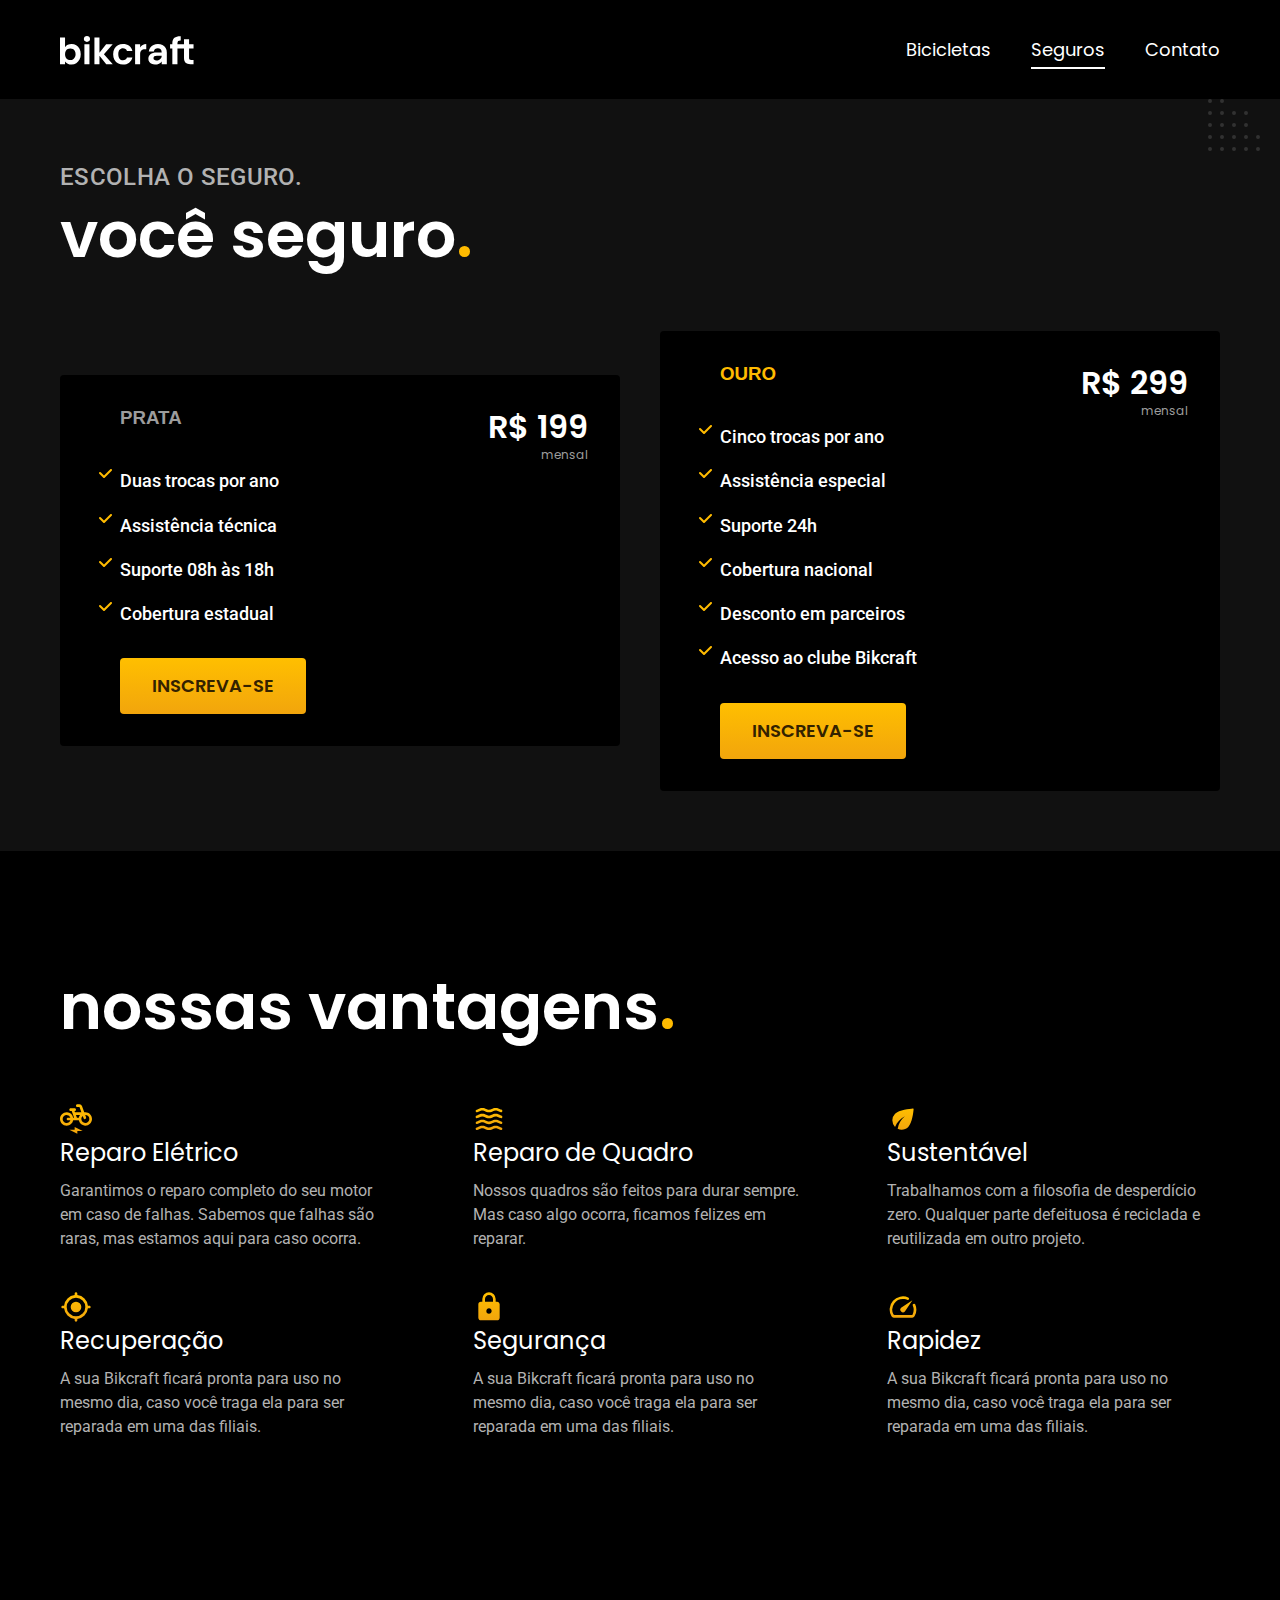
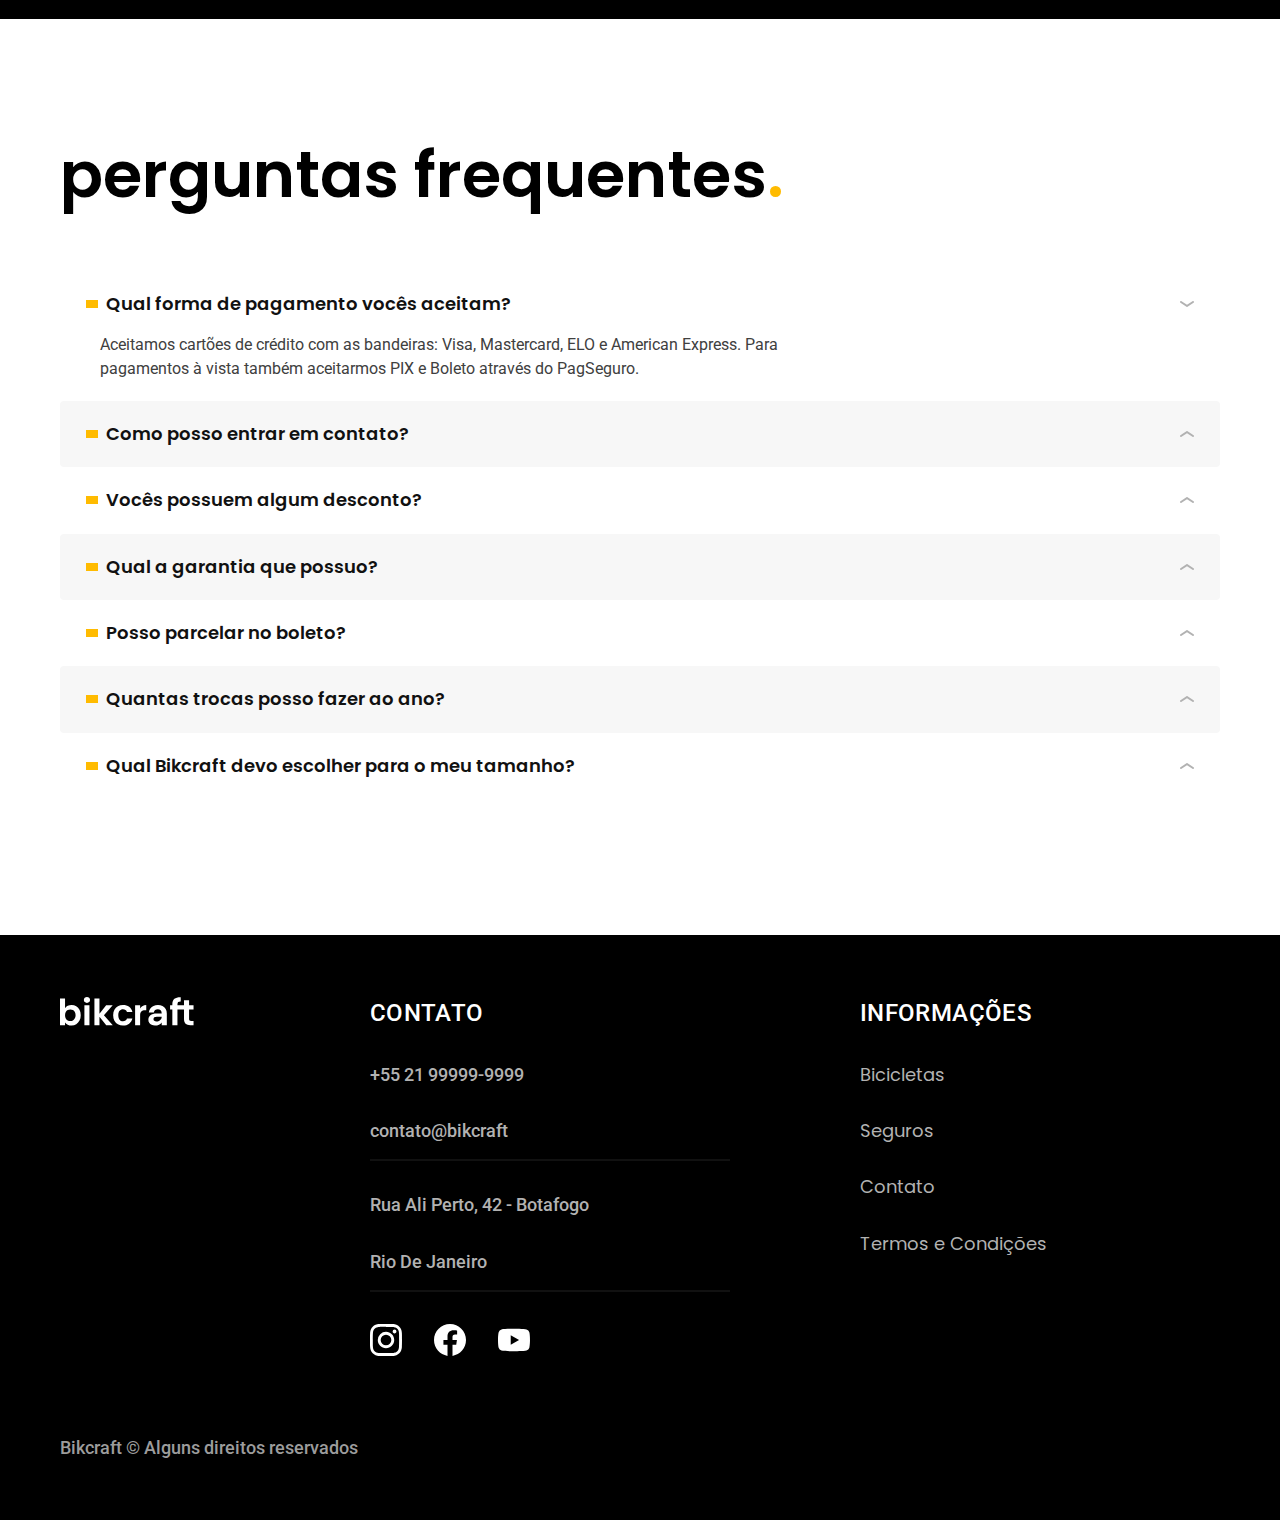
<file: seguros.html>
<!DOCTYPE html>
<html lang="pt-br">

<head>
  <meta charset="UTF-8">
  <meta name="viewport" content="width=device-width, initial-scale=1.0">
  <title>Seguros | Bikcraft</title>
  <meta name="description" content="Seguros.">
  <link rel="icon" href="./favicon.svg" type="image/svg+xml">
  <link rel="preload" href="./css/style.min.css" as="style">
  <link rel="stylesheet" href="./css/style.min.css">
  <script> document.documentElement.classList.add("js");</script>
  <link rel="preconnect" href="https://fonts.googleapis.com">
  <link rel="preconnect" href="https://fonts.gstatic.com" crossorigin>
  <link href="https://fonts.googleapis.com/css2?family=Merriweather:ital,wght@1,900&family=Poppins:wght@400;600&family=Roboto:wght@400;500&display=swap" rel="stylesheet">
</head>

<body id="seguros">
  <header class="header-bg">
    <div class="header container">
      <div class="header-logo">
        <a href="../">
          <img src="img/bikcraft.svg" width="136" height="32" alt="Bikcraft">
        </a>
      </div>

      <nav aria-label="primaria">
        <ul class="header-menu cor-0">
          <li><a href="../bicicletas.html">Bicicletas</a></li>
          <li><a href="../seguros.html">Seguros</a></li>
          <li><a href="../contato.html">Contato</a></li>
        </ul>
      </nav>
    </div>
  </header>

  <main>
    <div class="titulo-bg">
      <div class="titulo container">
        <p class="font-2-l-b cor-5">Escolha o seguro.</p>
        <h1 class="font-1-xxl cor-0">você seguro<span class="cor-p1">.</span></h1>
      </div>
    </div>
    <div class="seguros-bg">
      <div class="seguros container">
        <div class="seguro-item fadeInLeft" data-anime="200">
          <h3 class="cor-6">PRATA</h3>
          <span class="font-1-xl cor-0">R$ 199 <span class="font-1-xs cor-6">mensal</span></span>
          <ul class="font-2-m  cor-0">
            <li>Duas trocas por ano</li>
            <li>Assistência técnica</li>
            <li>Suporte 08h às 18h</li>
            <li>Cobertura estadual</li>
          </ul>
          <a class="botao secundar" href="../orcamento.html?tipo=seguro&produto=prata">inscreva-se</a>
        </div>
        <div class="seguro-item fadeInRight" data-anime="400">
          <h3 class="cor-p1">OURO</h3>
          <span class="font-1-xl cor-0">R$ 299 <span class="font-1-xs cor-6">mensal</span></span>
          <ul class="font-2-m cor-0">
            <li>Cinco trocas por ano</li>
            <li>Assistência especial</li>
            <li>Suporte 24h</li>
            <li>Cobertura nacional</li>
            <li>Desconto em parceiros</li>
            <li>Acesso ao clube Bikcraft</li>
          </ul>
          <a class="botao" href="../orcamento.html?tipo=seguro&produto=ouro">inscreva-se</a>
        </div>
      </div>
    </div>
    <article class="vantagens-bg">
      <div class="vantagens container">
        <h1 class="font-1-xxl cor-0">nossas vantagens<span class="cor-p1">.</span></h1>
        <ul class="vantagens-items">
          <li>
            <img src="../img/icones/eletrica.svg" width="32" height="32" alt="">
            <h3 class="font-1-l cor-0">Reparo Elétrico</h3>
            <p class="font-2-s cor-5">Garantimos o reparo completo do seu motor em caso de falhas. Sabemos que falhas são raras, mas estamos aqui para caso ocorra.</p>
          </li>

          <li>
            <img src="../img/icones/carbono.svg" width="32" height="32" alt="">
            <h3 class="font-1-l cor-0">Reparo de Quadro</h3>
            <p class="font-2-s cor-5">Nossos quadros são feitos para durar sempre. Mas caso algo ocorra, ficamos felizes em reparar.</p>
          </li>

          <li>
            <img src="../img/icones/sustentavel.svg" width="32" height="32" alt="">
            <h3 class="font-1-l cor-0">Sustentável</h3>
            <p class="font-2-s cor-5">Trabalhamos com a filosofia de desperdício zero. Qualquer parte defeituosa é reciclada e reutilizada em outro projeto.</p>
          </li>
          <li>
            <img src="../img/icones/rastreador.svg" width="32" height="32" alt="">
            <h3 class="font-1-l cor-0">Recuperação</h3>
            <p class="font-2-s cor-5">A sua Bikcraft ficará pronta para uso no mesmo dia, caso você traga ela para ser reparada em uma das filiais.</p>
          </li>
          <li>
            <img src="../img/icones/seguro.svg" width="32" height="32" alt="">
            <h3 class="font-1-l cor-0">Segurança</h3>
            <p class="font-2-s cor-5">A sua Bikcraft ficará pronta para uso no mesmo dia, caso você traga ela para ser reparada em uma das filiais.</p>
          </li>
          <li>
            <img src="../img/icones/velocidade.svg" width="32" height="32" alt="">
            <h3 class="font-1-l cor-0">Rapidez</h3>
            <p class="font-2-s cor-5">A sua Bikcraft ficará pronta para uso no mesmo dia, caso você traga ela para ser reparada em uma das filiais.</p>
          </li>
      </div>
    </article>

    <article class="perguntas container">
      <h1 class="font-1-xxl cor-12">perguntas frequentes<span class="cor-p1">.</span></h1>
      <dl>
        <div>
          <dt><button class="font-1-m-b cor-11" aria-controls="pergunta1" aria-expanded="true">Qual forma de pagamento vocês aceitam?</button></dt>
          <dd id="pergunta1" class="font-2-s cor-9 ativa">Aceitamos cartões de crédito com as bandeiras: Visa, Mastercard, ELO e American Express. Para pagamentos à vista também aceitarmos PIX e Boleto através do PagSeguro.</dd>
        </div>
        <div>
          <dt><button class="font-1-m-b cor-11" aria-controls="pergunta2" aria-expanded="false">Como posso entrar em contato?</button></dt>
          <dd id="pergunta2" class="font-2-s cor-9">Aceitamos cartões de crédito com as bandeiras: Visa, Mastercard, ELO e American Express. Para pagamentos à vista também aceitarmos PIX e Boleto através do PagSeguro.</dd>
        </div>
        <div>
          <dt><button class="font-1-m-b cor-11" aria-controls="pergunta3" aria-expanded="false">Vocês possuem algum desconto?</button></dt>
          <dd id="pergunta3" class="font-2-s cor-9">Aceitamos cartões de crédito com as bandeiras: Visa, Mastercard, ELO e American Express. Para pagamentos à vista também aceitarmos PIX e Boleto através do PagSeguro.</dd>
        </div>
        <div>
          <dt><button class="font-1-m-b cor-11" aria-controls="pergunta4" aria-expanded="false">Qual a garantia que possuo?</button></dt>
          <dd id="pergunta4" class="font-2-s cor-9">Aceitamos cartões de crédito com as bandeiras: Visa, Mastercard, ELO e American Express. Para pagamentos à vista também aceitarmos PIX e Boleto através do PagSeguro.</dd>
        </div>
        <div>
          <dt><button class="font-1-m-b cor-11" aria-controls="pergunta5" aria-expanded="false">Posso parcelar no boleto?</button></dt>
          <dd id="pergunta5" class="font-2-s cor-9">Aceitamos cartões de crédito com as bandeiras: Visa, Mastercard, ELO e American Express. Para pagamentos à vista também aceitarmos PIX e Boleto através do PagSeguro.</dd>
        </div>
        <div>
          <dt><button class="font-1-m-b cor-11" aria-controls="pergunta6" aria-expanded="false">Quantas trocas posso fazer ao ano?</button></dt>
          <dd id="pergunta6" class="font-2-s cor-9">Aceitamos cartões de crédito com as bandeiras: Visa, Mastercard, ELO e American Express. Para pagamentos à vista também aceitarmos PIX e Boleto através do PagSeguro.</dd>
        </div>
        <div>
          <dt><button class="font-1-m-b cor-11" aria-controls="pergunta7" aria-expanded="false">Qual Bikcraft devo escolher para o meu tamanho?</button></dt>
          <dd id="pergunta7" class="font-2-s cor-9">Aceitamos cartões de crédito com as bandeiras: Visa, Mastercard, ELO e American Express. Para pagamentos à vista também aceitarmos PIX e Boleto através do PagSeguro.</dd>
        </div>
      </dl>
    </article>

  </main>
  <footer class="footer-bg">
    <div class="footer container">
      <a href="../"><img src="img/bikcraft.svg" width="136" height="32" alt="Bikcraft"></a>
      <div class="footer-contato">
        <h3 class="font-2-l-b cor-0">CONTATO</h3>
        <ul class="font-2-m cor-5">
          <li><a href="tel:+5521999999999">+55 21 99999-9999</a></li>
          <li><a href="mailto:contato@bikcraft">contato@bikcraft</a></li>
          <li>Rua Ali Perto, 42 - Botafogo</li>
          <li>Rio De Janeiro</li>
        </ul>
        <div class="footer-redes">
          <a href="../">
            <img src="../img/redes/instagram.svg" width="32" height="32" alt="Instagram">
          </a>
          <a href="../">
            <img src="../img/redes/facebook.svg" width="32" height="32" alt="Facebook">
          </a>
          <a href="../">
            <img src="../img/redes/youtube.svg" width="32" height="32" alt="Youtube">
          </a>
        </div>
      </div>
      <div class="footer-informacoes">
        <h3 class="font-2-l-b cor-0">INFORMAÇÕES</h3>
        <nav>
          <ul class="font-1-m cor-5">
            <li><a href="../bicicletas.html">Bicicletas</a></li>
            <li><a href="../seguros.html">Seguros</a></li>
            <li><a href="../contato.html">Contato</a></li>
            <li><a href="../termos.html">Termos e Condições</a></li>
          </ul>
        </nav>
      </div>
      <div class="footer-copy font-2-m cor-6">
        <p>Bikcraft © Alguns direitos reservados</p>
      </div>
    </div>
  </footer>
  <script src="./js/plugins/simple-anime.js"></script>
  <script src="./js/script.js"></script>

</body>

</html>
</file>
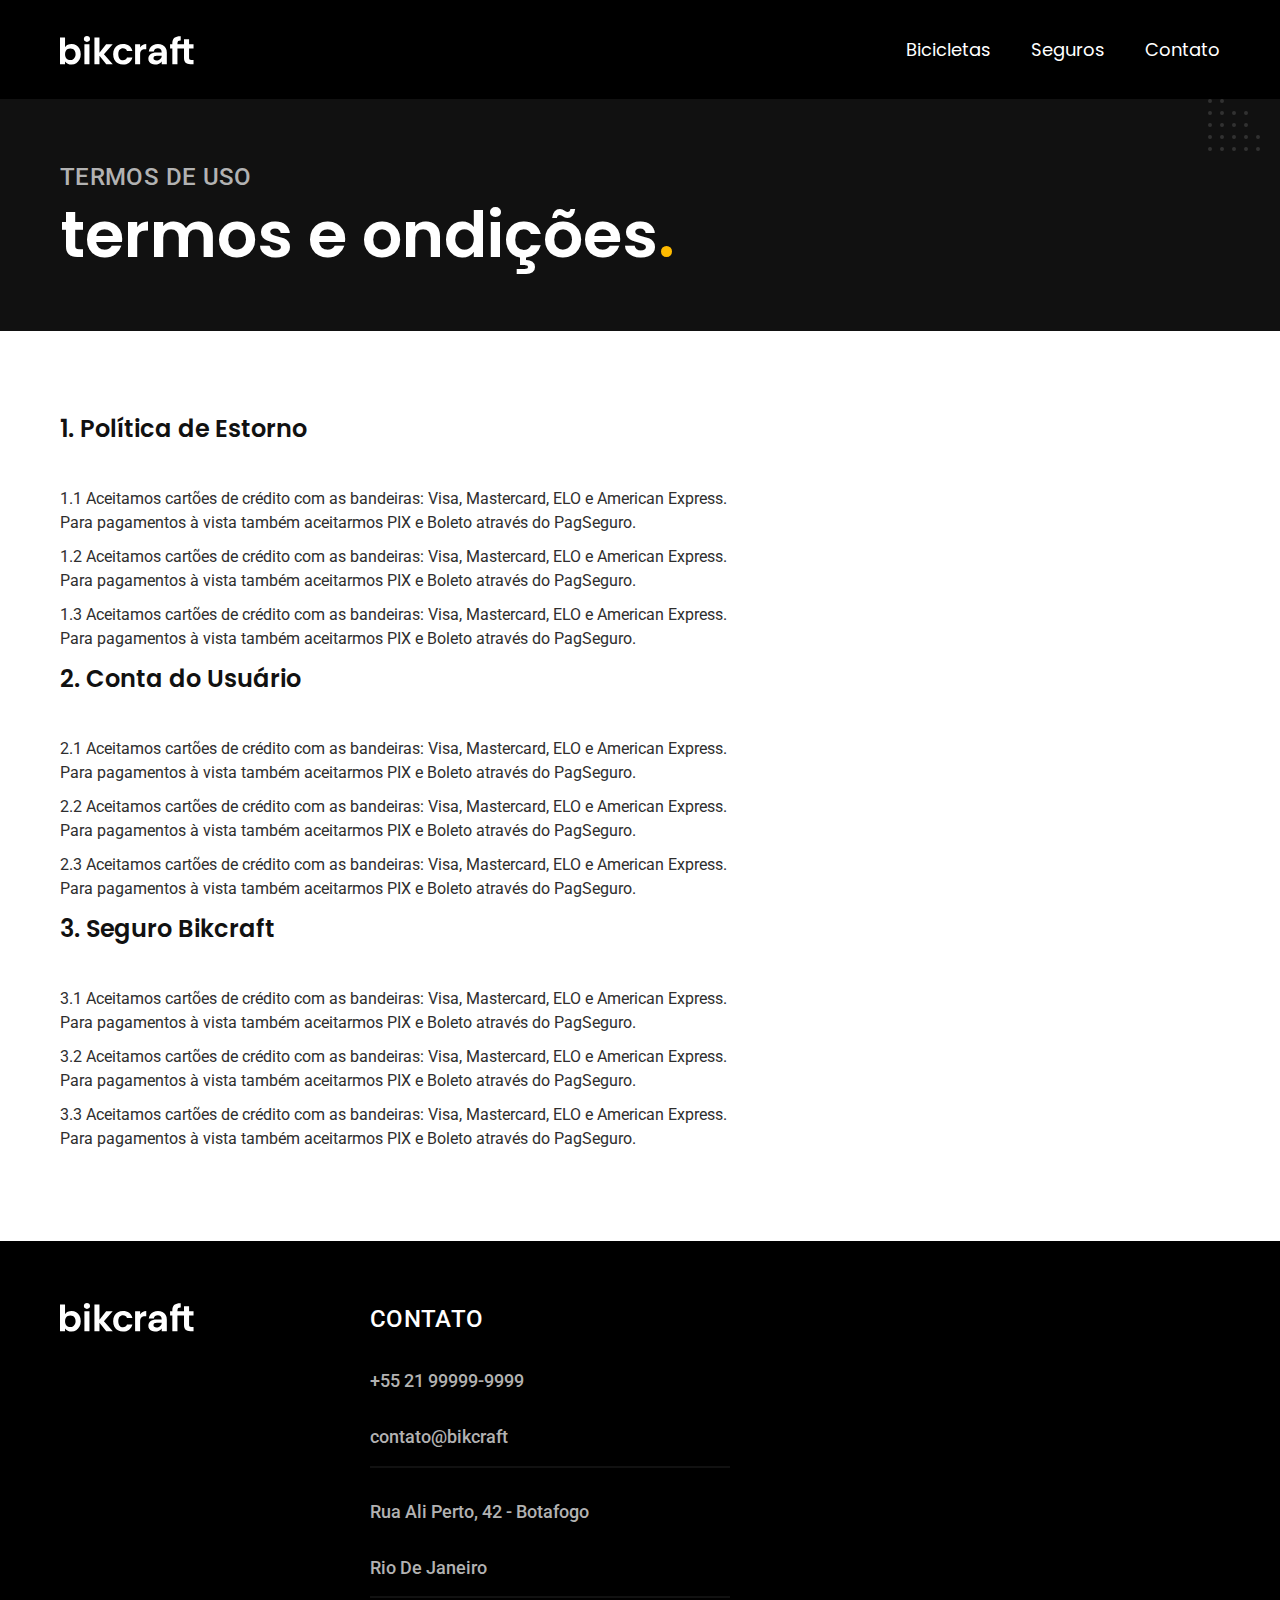
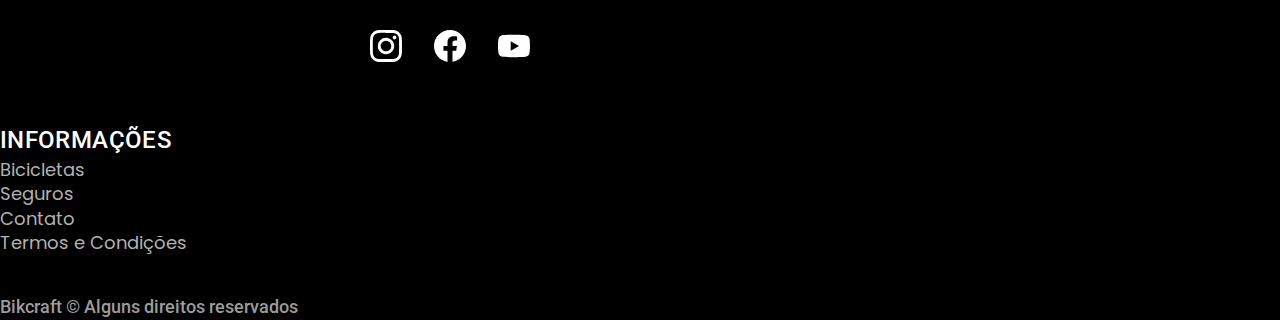
<file: termos.html>
<!DOCTYPE html>
<html lang="pt-br">

<head>
  <meta charset="UTF-8">
  <meta name="viewport" content="width=device-width, initial-scale=1.0">
  <title>Termos e Condições | Bikcraft</title>
  <meta name="description" content="Termos.">
  <link rel="icon" href="./favicon.svg" type="image/svg+xml">
  <link rel="preload" href="./css/style.min.css" as="style">
  <link rel="stylesheet" href="./css/style.min.css">
  <script> document.documentElement.classList.add("js");</script>

  <link rel="preconnect" href="https://fonts.googleapis.com">
  <link rel="preconnect" href="https://fonts.gstatic.com" crossorigin>
  <link href="https://fonts.googleapis.com/css2?family=Merriweather:ital,wght@1,900&family=Poppins:wght@400;600&family=Roboto:wght@400;500&display=swap" rel="stylesheet">

</head>

<body id="termos">
  <header class="header-bg">
    <div class="header container">
      <div class="header-logo">
        <a href="../">
          <img src="img/bikcraft.svg" width="136" height="32" alt="Bikcraft">
        </a>
      </div>

      <nav aria-label="primaria">
        <ul class="header-menu cor-0">
          <li><a href="../bicicletas.html">Bicicletas</a></li>
          <li><a href="../seguros.html">Seguros</a></li>
          <li><a href="../contato.html">Contato</a></li>
        </ul>
      </nav>
    </div>
  </header>

  <main>
    <div class="titulo-bg">
      <div class="titulo container">
        <p class="font-2-l-b cor-5">Termos de uso</p>
        <h1 class="font-1-xxl cor-0">termos e ondições<span class="cor-p1">.</span></h1>
      </div>
    </div>
    <div class="termos font-2-s cor-10 container">
      <h2 class="font-1-l cor-11">1. Política de Estorno</h2>
      <p>1.1 Aceitamos cartões de crédito com as bandeiras: Visa, Mastercard, ELO e American Express. Para pagamentos à vista também aceitarmos PIX e Boleto através do PagSeguro.</p>
      <p>1.2 Aceitamos cartões de crédito com as bandeiras: Visa, Mastercard, ELO e American Express. Para pagamentos à vista também aceitarmos PIX e Boleto através do PagSeguro.</p>
      <p>1.3 Aceitamos cartões de crédito com as bandeiras: Visa, Mastercard, ELO e American Express. Para pagamentos à vista também aceitarmos PIX e Boleto através do PagSeguro.</p>

      <h2 class="font-1-l cor-11">2. Conta do Usuário</h2>
      <p>2.1 Aceitamos cartões de crédito com as bandeiras: Visa, Mastercard, ELO e American Express. Para pagamentos à vista também aceitarmos PIX e Boleto através do PagSeguro.</p>
      <p>2.2 Aceitamos cartões de crédito com as bandeiras: Visa, Mastercard, ELO e American Express. Para pagamentos à vista também aceitarmos PIX e Boleto através do PagSeguro.</p>
      <p>2.3 Aceitamos cartões de crédito com as bandeiras: Visa, Mastercard, ELO e American Express. Para pagamentos à vista também aceitarmos PIX e Boleto através do PagSeguro.</p>

      <h2 class="font-1-l cor-11">3. Seguro Bikcraft</h2>
      <p>3.1 Aceitamos cartões de crédito com as bandeiras: Visa, Mastercard, ELO e American Express. Para pagamentos à vista também aceitarmos PIX e Boleto através do PagSeguro.</p>
      <p>3.2 Aceitamos cartões de crédito com as bandeiras: Visa, Mastercard, ELO e American Express. Para pagamentos à vista também aceitarmos PIX e Boleto através do PagSeguro.</p>
      <p>3.3 Aceitamos cartões de crédito com as bandeiras: Visa, Mastercard, ELO e American Express. Para pagamentos à vista também aceitarmos PIX e Boleto através do PagSeguro.</p>
    </div>
  </main>

  <footer class="footer-bg">
    <div class="footer container">
      <a href="../"><img src="../img/bikcraft.svg" width="136" height="32" alt="Bikcraft"></a>
      <div class="footer-contato">
        <h3 class="font-2-l-b cor-0">CONTATO</h3>
        <ul class="font-2-m cor-5">
          <li><a href="tel:+5521999999999">+55 21 99999-9999</a></li>
          <li><a href="mailto:contato@bikcraft">contato@bikcraft</a></li>
          <li>Rua Ali Perto, 42 - Botafogo</li>
          <li>Rio De Janeiro</li>
        </ul>
        <div class="footer-redes">
          <a href="../">
            <img src="../img/redes/instagram.svg" width="32" height="32" alt="Instagram">
          </a>
          <a href="../">
            <img src="../img/redes/facebook.svg" width="32" height="32" alt="Facebook">
          </a>
          <a href="../">
            <img src="../img/redes/youtube.svg" width="32" height="32" alt="Youtube">
          </a>
        </div>
      </div>
    </div>
    <div class="footer-informacoes">
      <h3 class="font-2-l-b cor-0">INFORMAÇÕES</h3>
      <nav>
        <ul class="font-1-m cor-5">
          <li><a href="../bicicletas.html">Bicicletas</a></li>
          <li><a href="../seguros.html">Seguros</a></li>
          <li><a href="../contato.html">Contato</a></li>
          <li><a href="../termos.html">Termos e Condições</a></li>
        </ul>
      </nav>
    </div>
    <div class="footer-copy font-2-m cor-6">
      <p>Bikcraft © Alguns direitos reservados</p>
    </div>
    </div>
  </footer>
  <script src="./js/script.js"></script>

</body>

</html>
</file>
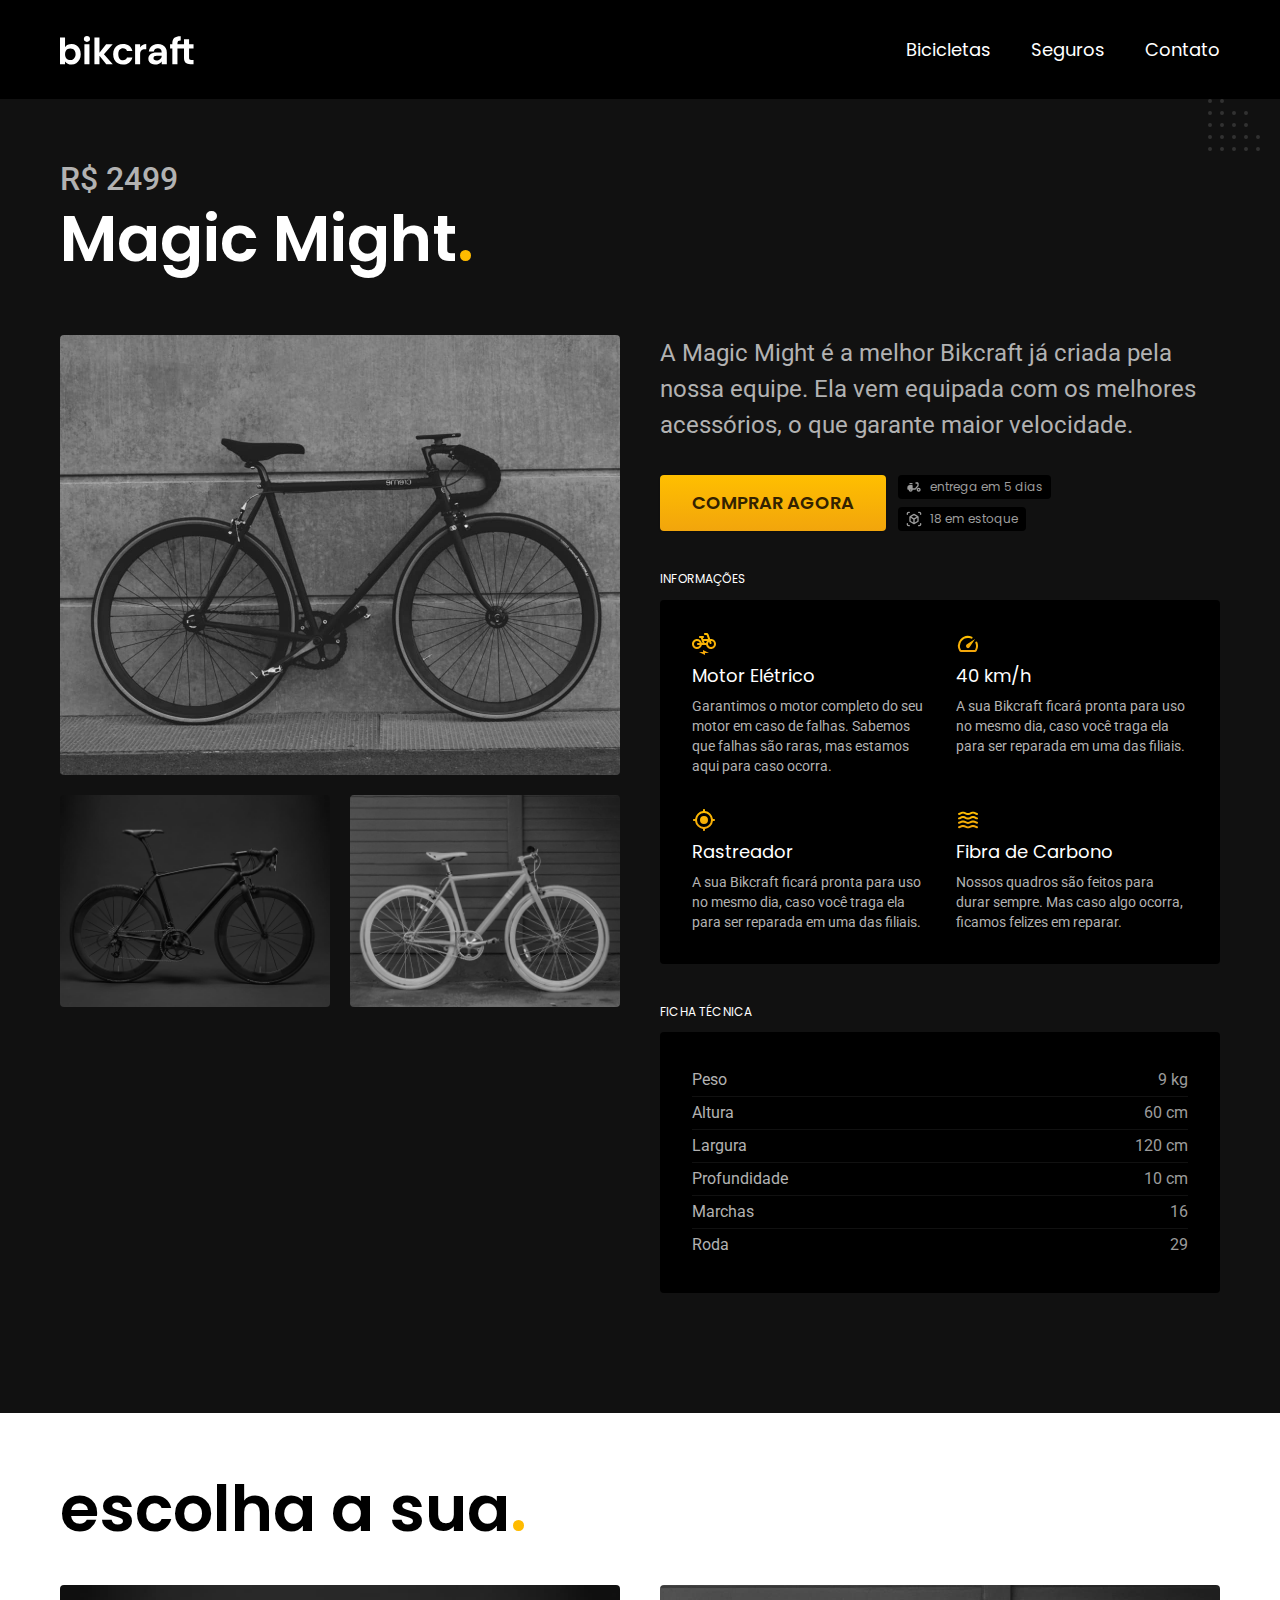
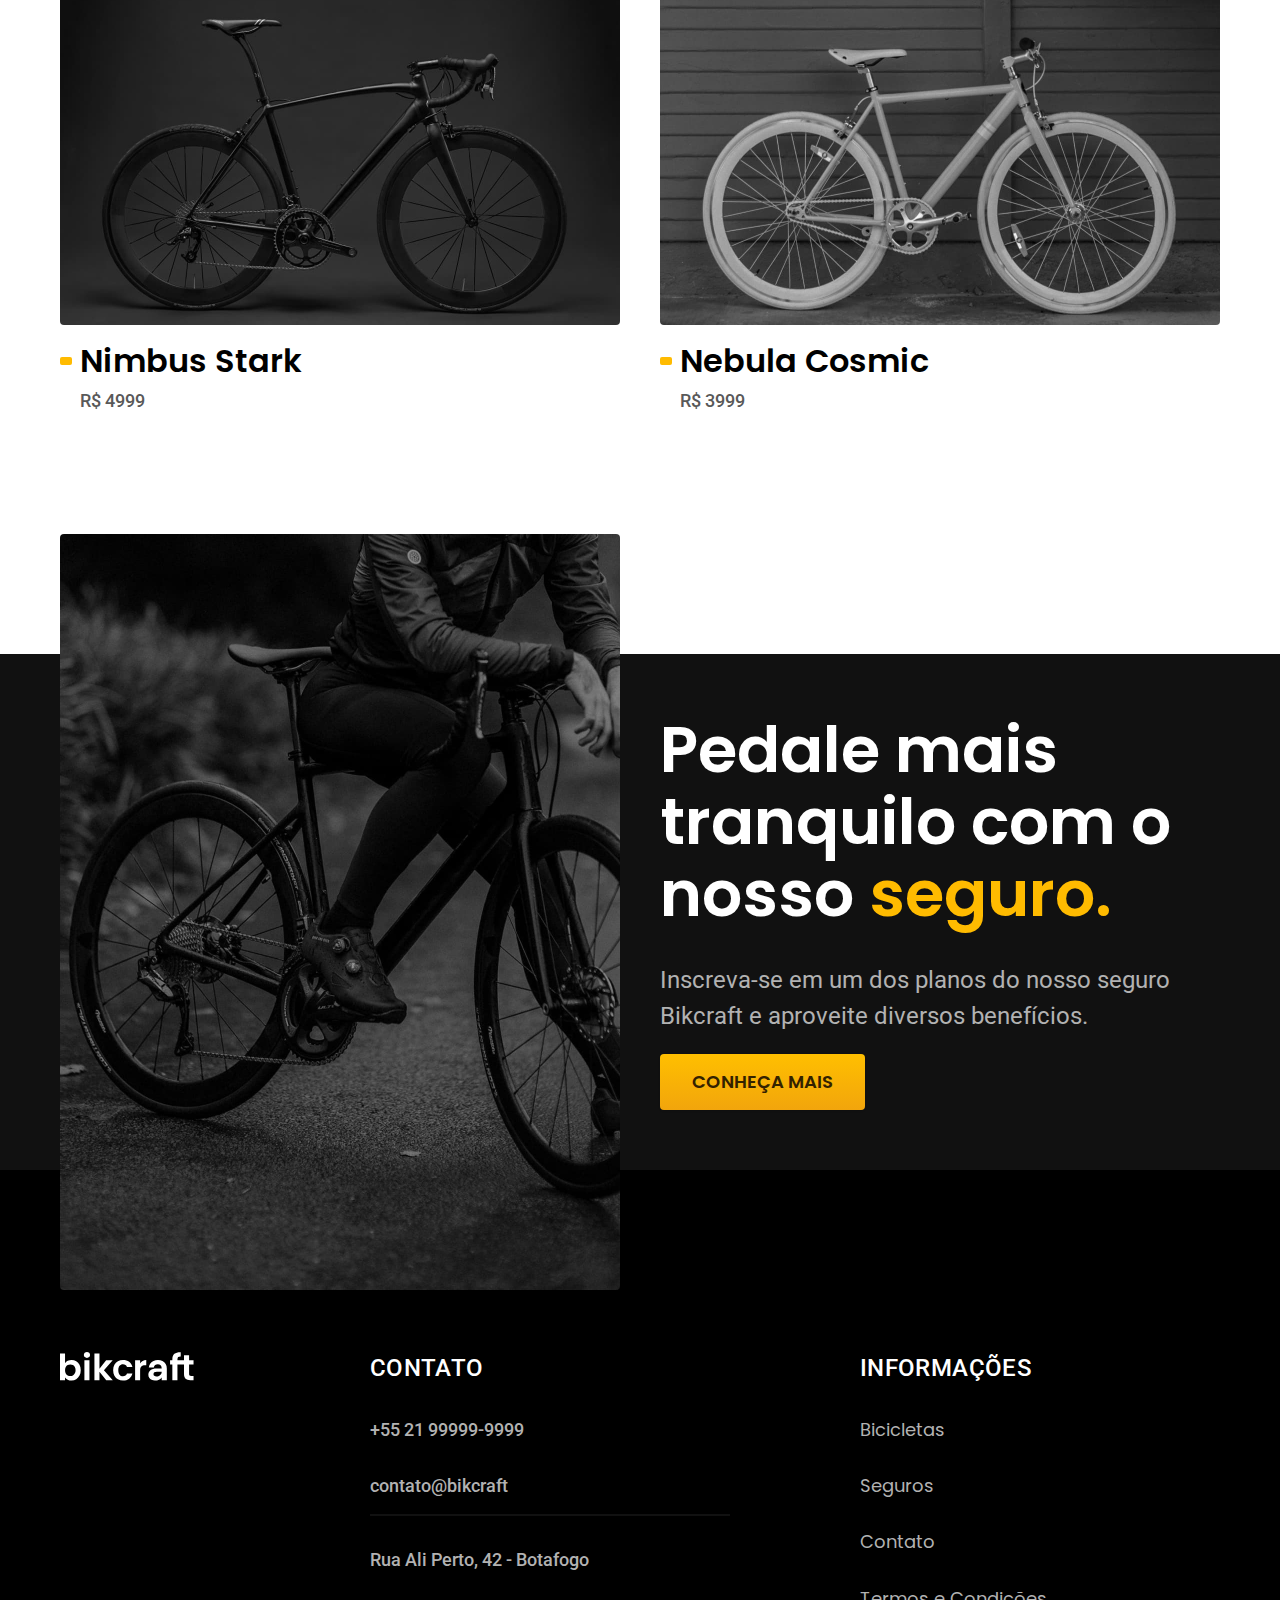
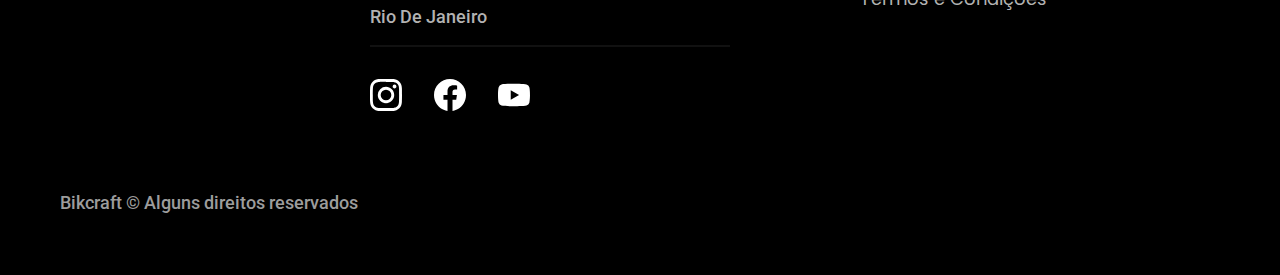
<file: bicicletas/magic.html>
<!DOCTYPE html>
<html lang="pt-br">

<head>
  <meta charset="UTF-8">
  <meta name="viewport" content="width=device-width, initial-scale=1.0">
  <title>Magic Might | Bikcraft</title>
  <meta name="description" content="Bicicleta.">
  <link rel="icon" href="../favicon.svg" type="image/svg+xml">
  <link rel="preload" href="../css/style.min.css" as="style">
  <link rel="stylesheet" href="../css/style.min.css">
  <script> document.documentElement.classList.add("js");</script>
  <link rel="preconnect" href="https://fonts.googleapis.com">
  <link rel="preconnect" href="https://fonts.gstatic.com" crossorigin>
  <link href="https://fonts.googleapis.com/css2?family=Merriweather:ital,wght@1,900&family=Poppins:wght@400;600&family=Roboto:wght@400;500&display=swap" rel="stylesheet">

</head>

<body id="bicicleta">
  <header class="header-bg">
    <div class="header container">
      <div class="header-logo">
        <a href="../">
          <img src="../img/bikcraft.svg" alt="Bikcraft">
        </a>
      </div>


      <nav aria-label="primaria">
        <ul class="header-menu cor-0">
          <li><a href="../bicicletas.html">Bicicletas</a></li>
          <li><a href="../seguros.html">Seguros</a></li>
          <li><a href="../contato.html">Contato</a></li>
        </ul>
      </nav>
    </div>
  </header>

  <main class="titulo-bg">
    <div class="titulo container">
      <p class="font-2-xl cor-5">R$ 2499</p>
      <h1 class="font-1-xxl cor-0">Magic Might<span class="cor-p1">.</span></h1>
    </div>

    <div class="bicicleta container">
      <div class="bicicleta-imagens">
        <img src="../img/bicicleta/nimbus2.jpg" alt="Bicicleta 1">
        <img src="../img/bicicleta/nimbus1.jpg" alt="Bicicleta 2">
        <img src="../img/bicicleta/nimbus3.jpg" alt="Bicicleta 2">
      </div>

      <div class="bicicleta-conteudo">
        <p class="font-2-l cor-5">A Magic Might é a melhor Bikcraft já criada pela nossa equipe. Ela vem equipada com os melhores acessórios, o que garante maior velocidade.</p>
        <div class="bicicleta-comprar">
          <a class="botao" href="../orcamento.html?tipo=bikcraft&produto=magic">comprar agora</a>

          <span class="font-1-xs cor-6"><img src="../img/icones/entrega.svg" alt="">entrega em 5 dias</span>
          <span class="font-1-xs cor-6"><img src="../img/icones/estoque.svg" alt="">18 em estoque</span>

        </div>

        <h2 class="font-1-xs cor-0">Informações</h2>
        <ul class="bicicleta-informacoes">
          <li>
            <img src="../img/icones/eletrica.svg" alt="">
            <h3 class="font-1-m cor-0">Motor Elétrico</h3>
            <p class="font-2-xs cor-5">Garantimos o motor completo do seu motor em caso de falhas. Sabemos que falhas são raras, mas estamos aqui para caso ocorra.</p>
          </li>
          <li>
            <img src="../img/icones/velocidade.svg" alt="">
            <h3 class="font-1-m cor-0">40 km/h</h3>
            <p class="font-2-xs cor-5">A sua Bikcraft ficará pronta para uso no mesmo dia, caso você traga ela para ser reparada em uma das filiais.</p>
          </li>
          <li>
            <img src="../img/icones/rastreador.svg" alt="">
            <h3 class="font-1-m cor-0">Rastreador</h3>
            <p class="font-2-xs cor-5">A sua Bikcraft ficará pronta para uso no mesmo dia, caso você traga ela para ser reparada em uma das filiais.</p>
          </li>
          <li>
            <img src="../img/icones/carbono.svg" alt="">
            <h3 class="font-1-m cor-0">Fibra de Carbono</h3>
            <p class="font-2-xs cor-5">Nossos quadros são feitos para durar sempre. Mas caso algo ocorra, ficamos felizes em reparar.</p>
          </li>
        </ul>
        <h2 class="font-1-xs cor-0">Ficha Técnica</h2>
        <ul class="bicicleta-ficha font-2-s cor-5">
          <li>Peso <span>9 kg</span></li>
          <li>Altura <span>60 cm</span></li>
          <li>Largura <span>120 cm</span></li>
          <li>Profundidade <span>10 cm</span></li>
          <li>Marchas <span>16</span></li>
          <li>Roda <span>29</span></li>
        </ul>
      </div>
    </div>
  </main>

  <article class="bicicleta-lista container">
    <h2 class="font-1-xxl">escolha a sua<span class="cor-p1">.</span></h2>
    <ul>
      <li>
        <a href="../bicicletas/nimbus.html">
          <img src="../img/bicicletas/nimbus.jpg" alt="Bicicleta Preta">
          <h3 class="font-1-xl">Nimbus Stark</h3>
          <span class="font-2-m cor-8">R$ 4999</span>
        </a>
      </li>
      <li>
        <a href="../bicicletas/nebula.html">
          <img src="../img/bicicletas/nebula.jpg" alt="">
          <h3 class="font-1-xl">Nebula Cosmic</h3>
          <span class="font-2-m cor-8">R$ 3999</span>
        </a>
      </li>
    </ul>
  </article>

  <article class="seguro-bg">
    <div class="seguro container">
      <div class="seguro-imagem">
        <img src="../img/fotos/seguros.jpg" alt="Pessoa partada em cima de uma bicicleta">
      </div>
      <div class="seguro-conteudo">
        <h2 class="font-1-xxl cor-0">Pedale mais tranquilo com o nosso <span class="cor-p1">seguro.</span></h2>
        <p class="font-2-l cor-5">Inscreva-se em um dos planos do nosso seguro Bikcraft e aproveite diversos benefícios.</p>
        <a class="botao" href="../seguros.html">Conheça mais</a>
      </div>
    </div>

  </article>

  <footer class="footer-bg">
    <div class="footer container">
      <a href="../"><img src="../img/bikcraft.svg" alt="Bikcraft"></a>
      <div class="footer-contato">
        <h3 class="font-2-l-b cor-0">CONTATO</h3>
        <ul class="font-2-m cor-5">
          <li><a href="tel:+5521999999999">+55 21 99999-9999</a></li>
          <li><a href="mailto:contato@bikcraft">contato@bikcraft</a></li>
          <li>Rua Ali Perto, 42 - Botafogo</li>
          <li>Rio De Janeiro</li>
        </ul>
        <div class="footer-redes">
          <a href="../">
            <img src="../img/redes/instagram.svg" width="32" height="32" alt="Instagram">
          </a>
          <a href="../">
            <img src="../img/redes/facebook.svg" width="32" height="32" alt="Facebook">
          </a>
          <a href="../">
            <img src="../img/redes/youtube.svg" width="32" height="32" alt="Youtube">
          </a>
        </div>
      </div>
      <div class="footer-informacoes">
        <h3 class="font-2-l-b cor-0">INFORMAÇÕES</h3>
        <nav>
          <ul class="font-1-m cor-5">
            <li><a href="../bicicletas.html">Bicicletas</a></li>
            <li><a href="../seguros.html">Seguros</a></li>
            <li><a href="../contato.html">Contato</a></li>
            <li><a href="../termos.html">Termos e Condições</a></li>
          </ul>
        </nav>
      </div>
      <div class="footer-copy font-2-m cor-6">
        <p>Bikcraft © Alguns direitos reservados</p>
      </div>
    </div>
  </footer>
  <script src="../js/script.js"></script>

</body>

</html>
</file>
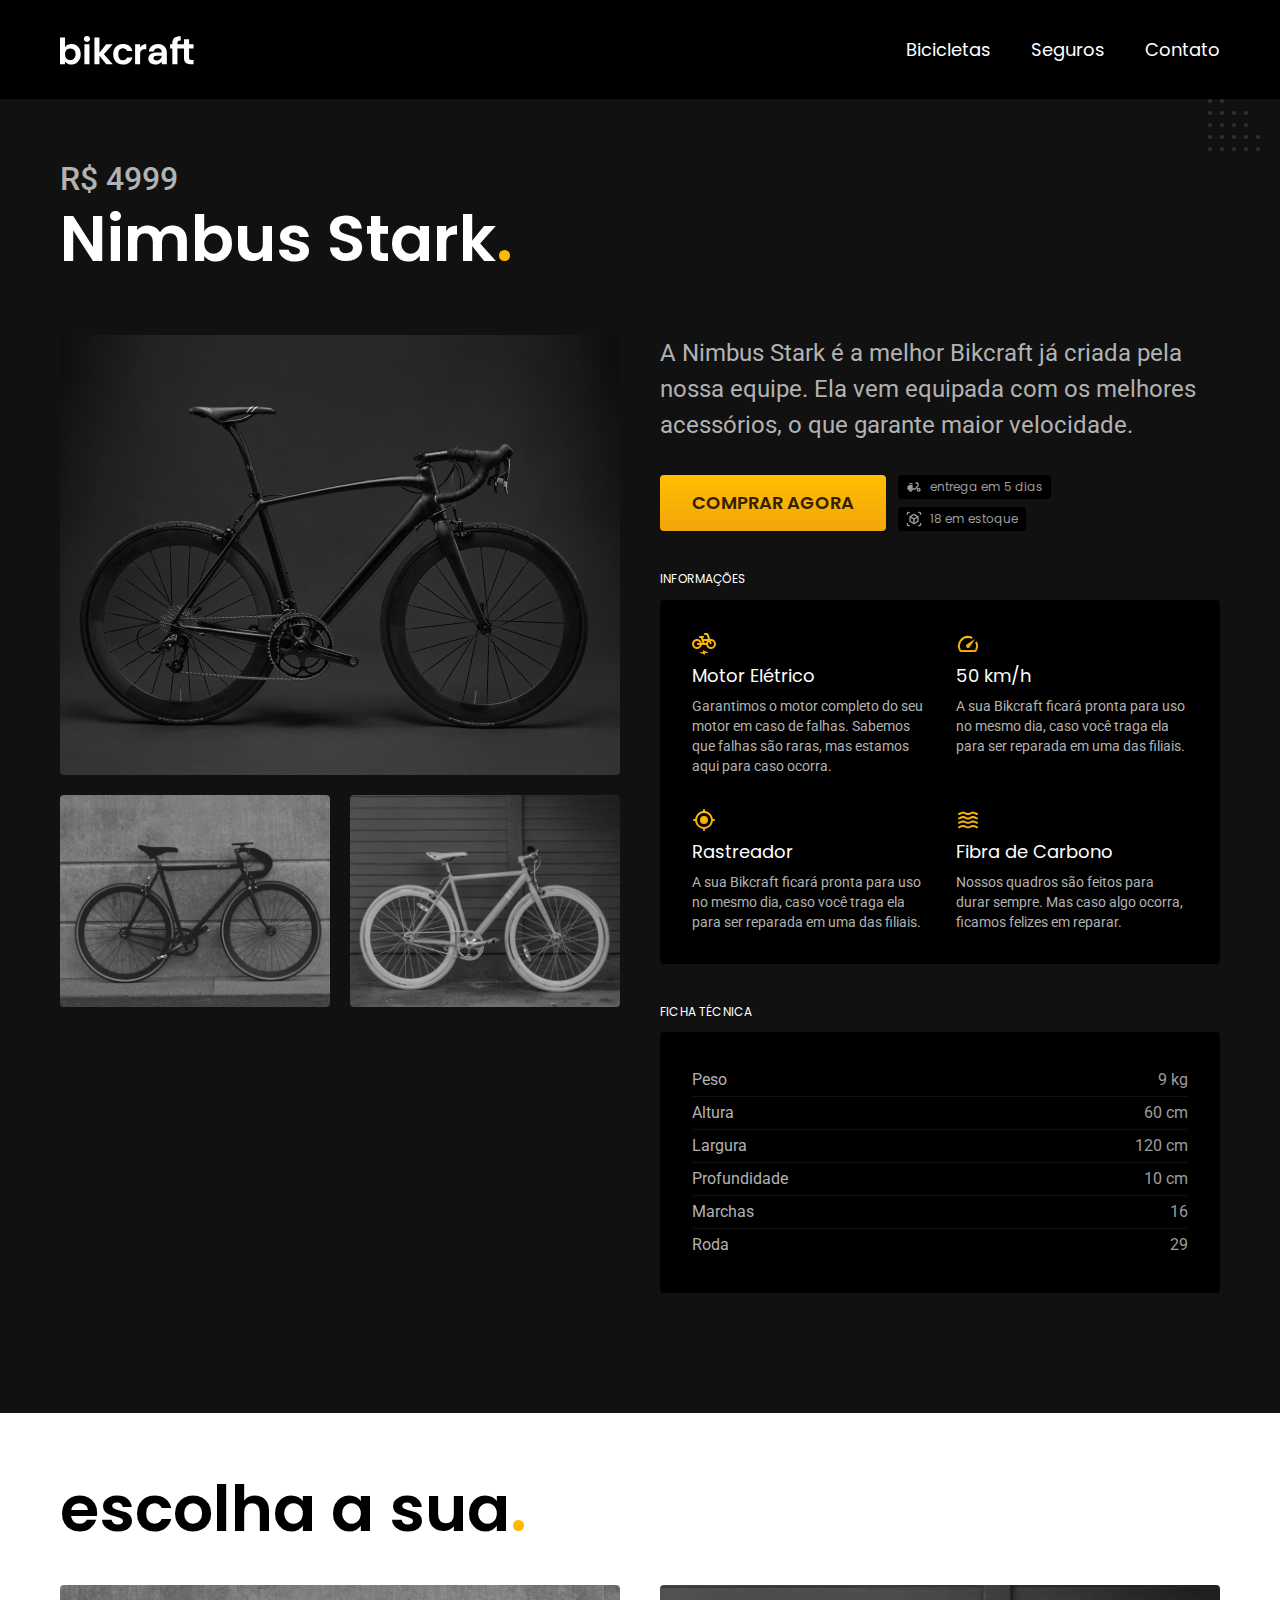
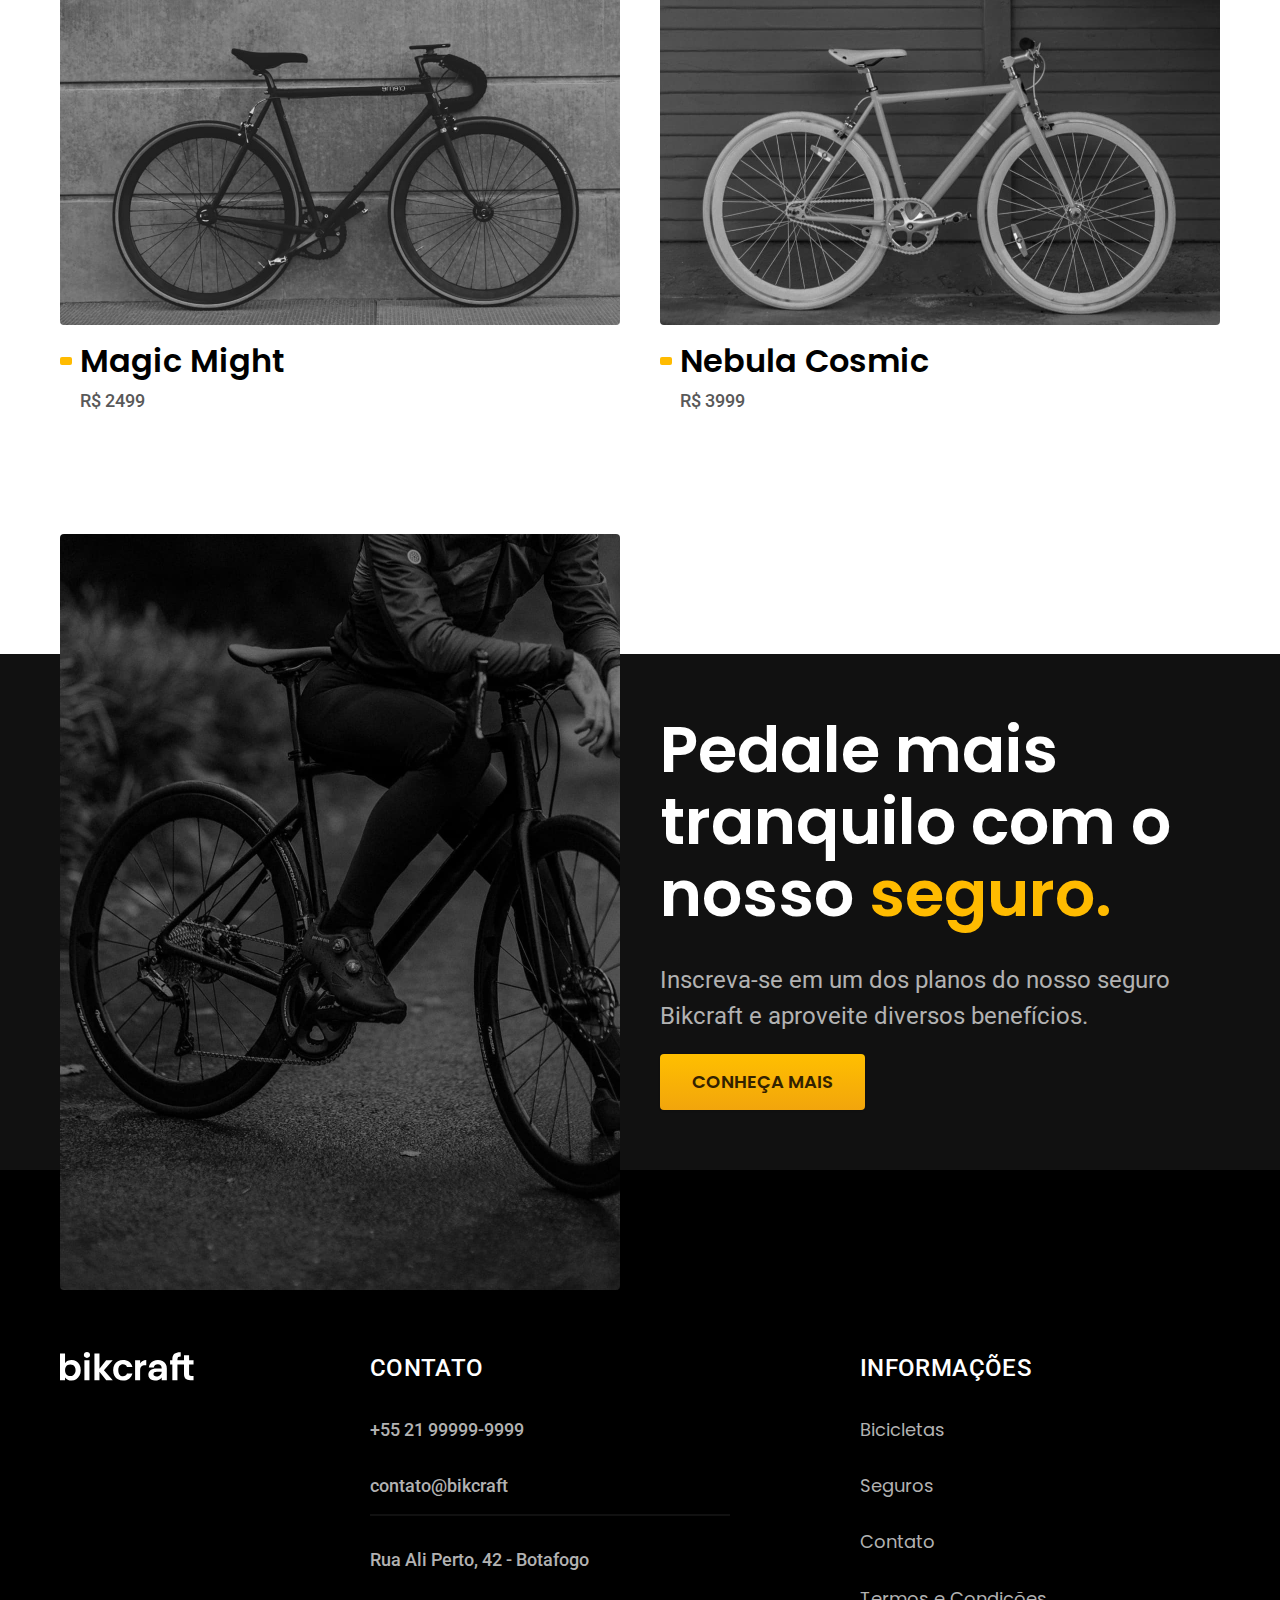
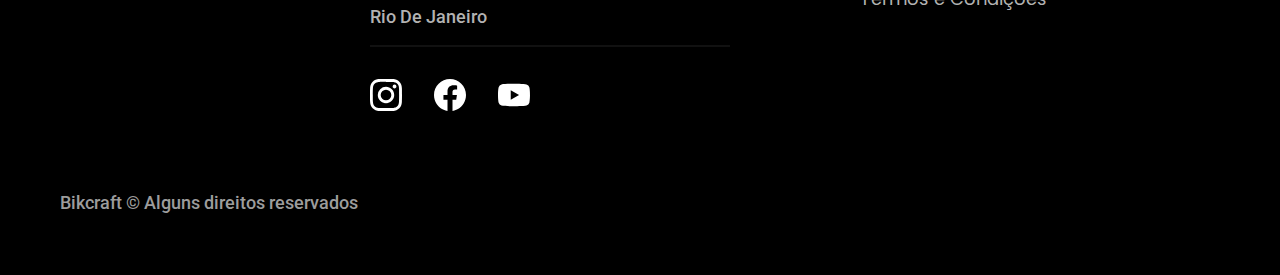
<file: bicicletas/nimbus.html>
<!DOCTYPE html>
<html lang="pt-br">

<head>
  <meta charset="UTF-8">
  <meta name="viewport" content="width=device-width, initial-scale=1.0">
  <title>Nimbus Stark | Bikcraft</title>
  <meta name="description" content="Bicicleta.">
  <link rel="icon" href="../favicon.svg" type="image/svg+xml">
  <link rel="preload" href="../css/style.min.css" as="style">
  <link rel="stylesheet" href="../css/style.min.css">
  <script> document.documentElement.classList.add("js");</script>
  <link rel="preconnect" href="https://fonts.googleapis.com">
  <link rel="preconnect" href="https://fonts.gstatic.com" crossorigin>
  <link href="https://fonts.googleapis.com/css2?family=Merriweather:ital,wght@1,900&family=Poppins:wght@400;600&family=Roboto:wght@400;500&display=swap" rel="stylesheet">

</head>

<body id="bicicleta">
  <header class="header-bg">
    <div class="header container">
      <div class="header-logo">
        <a href="../">
          <img src="../img/bikcraft.svg" alt="Bikcraft">
        </a>
      </div>


      <nav aria-label="primaria">
        <ul class="header-menu cor-0">
          <li><a href="../bicicletas.html">Bicicletas</a></li>
          <li><a href="../seguros.html">Seguros</a></li>
          <li><a href="../contato.html">Contato</a></li>
        </ul>
      </nav>
    </div>
  </header>

  <main class="titulo-bg">
    <div class="titulo container">
      <p class="font-2-xl cor-5">R$ 4999</p>
      <h1 class="font-1-xxl cor-0">Nimbus Stark<span class="cor-p1">.</span></h1>
    </div>

    <div class="bicicleta container">
      <div class="bicicleta-imagens">
        <img src="../img/bicicleta/nimbus1.jpg" alt="Bicicleta 1">
        <img src="../img/bicicleta/nimbus2.jpg" alt="Bicicleta 2">
        <img src="../img/bicicleta/nimbus3.jpg" alt="Bicicleta 3">
      </div>

      <div class="bicicleta-conteudo">
        <p class="font-2-l cor-5">A Nimbus Stark é a melhor Bikcraft já criada pela nossa equipe. Ela vem equipada com os melhores acessórios, o que garante maior velocidade.</p>
        <div class="bicicleta-comprar">
          <a class="botao" href="../orcamento.html?tipo=bikcraft&produto=nimbus">comprar agora</a>

          <span class="font-1-xs cor-6"><img src="../img/icones/entrega.svg" alt="">entrega em 5 dias</span>
          <span class="font-1-xs cor-6"><img src="../img/icones/estoque.svg" alt="">18 em estoque</span>

        </div>

        <h2 class="font-1-xs cor-0">Informações</h2>
        <ul class="bicicleta-informacoes">
          <li>
            <img src="../img/icones/eletrica.svg" alt="">
            <h3 class="font-1-m cor-0">Motor Elétrico</h3>
            <p class="font-2-xs cor-5">Garantimos o motor completo do seu motor em caso de falhas. Sabemos que falhas são raras, mas estamos aqui para caso ocorra.</p>
          </li>
          <li>
            <img src="../img/icones/velocidade.svg" alt="">
            <h3 class="font-1-m cor-0">50 km/h</h3>
            <p class="font-2-xs cor-5">A sua Bikcraft ficará pronta para uso no mesmo dia, caso você traga ela para ser reparada em uma das filiais.</p>
          </li>
          <li>
            <img src="../img/icones/rastreador.svg" alt="">
            <h3 class="font-1-m cor-0">Rastreador</h3>
            <p class="font-2-xs cor-5">A sua Bikcraft ficará pronta para uso no mesmo dia, caso você traga ela para ser reparada em uma das filiais.</p>
          </li>
          <li>
            <img src="../img/icones/carbono.svg" alt="">
            <h3 class="font-1-m cor-0">Fibra de Carbono</h3>
            <p class="font-2-xs cor-5">Nossos quadros são feitos para durar sempre. Mas caso algo ocorra, ficamos felizes em reparar.</p>
          </li>
        </ul>
        <h2 class="font-1-xs cor-0">Ficha Técnica</h2>
        <ul class="bicicleta-ficha font-2-s cor-5">
          <li>Peso <span>9 kg</span></li>
          <li>Altura <span>60 cm</span></li>
          <li>Largura <span>120 cm</span></li>
          <li>Profundidade <span>10 cm</span></li>
          <li>Marchas <span>16</span></li>
          <li>Roda <span>29</span></li>
        </ul>
      </div>
    </div>
  </main>

  <article class="bicicleta-lista container">
    <h2 class="font-1-xxl">escolha a sua<span class="cor-p1">.</span></h2>
    <ul>
      <li>
        <a href="../bicicletas/magic.html">
          <img src="../img/bicicletas/magic.jpg" alt="Bicicleta Preta">
          <h3 class="font-1-xl">Magic Might</h3>
          <span class="font-2-m cor-8">R$ 2499</span>
        </a>
      </li>
      <li>
        <a href="../bicicletas/nebula.html">
          <img src="../img/bicicletas/nebula.jpg" alt="">
          <h3 class="font-1-xl">Nebula Cosmic</h3>
          <span class="font-2-m cor-8">R$ 3999</span>
        </a>
      </li>
    </ul>
  </article>

  <article class="seguro-bg">
    <div class="seguro container">
      <div class="seguro-imagem">
        <img src="../img/fotos/seguros.jpg" alt="Pessoa partada em cima de uma bicicleta">
      </div>
      <div class="seguro-conteudo">
        <h2 class="font-1-xxl cor-0">Pedale mais tranquilo com o nosso <span class="cor-p1">seguro.</span></h2>
        <p class="font-2-l cor-5">Inscreva-se em um dos planos do nosso seguro Bikcraft e aproveite diversos benefícios.</p>
        <a class="botao" href="../seguros.html">Conheça mais</a>
      </div>
    </div>

  </article>

  <footer class="footer-bg">
    <div class="footer container">
      <a href="../"><img src="../img/bikcraft.svg" alt="Bikcraft"></a>
      <div class="footer-contato">
        <h3 class="font-2-l-b cor-0">CONTATO</h3>
        <ul class="font-2-m cor-5">
          <li><a href="tel:+5521999999999">+55 21 99999-9999</a></li>
          <li><a href="mailto:contato@bikcraft">contato@bikcraft</a></li>
          <li>Rua Ali Perto, 42 - Botafogo</li>
          <li>Rio De Janeiro</li>
        </ul>
        <div class="footer-redes">
          <a href="../">
            <img src="../img/redes/instagram.svg" width="32" height="32" alt="Instagram">
          </a>
          <a href="../">
            <img src="../img/redes/facebook.svg" width="32" height="32" alt="Facebook">
          </a>
          <a href="../">
            <img src="../img/redes/youtube.svg" width="32" height="32" alt="Youtube">
          </a>
        </div>
      </div>
      <div class="footer-informacoes">
        <h3 class="font-2-l-b cor-0">INFORMAÇÕES</h3>
        <nav>
          <ul class="font-1-m cor-5">
            <li><a href="../bicicletas.html">Bicicletas</a></li>
            <li><a href="../seguros.html">Seguros</a></li>
            <li><a href="../contato.html">Contato</a></li>
            <li><a href="../termos.html">Termos e Condições</a></li>
          </ul>
        </nav>
      </div>
      <div class="footer-copy font-2-m cor-6">
        <p>Bikcraft © Alguns direitos reservados</p>
      </div>
    </div>
  </footer>
  <script src="../js/script.js"></script>

</body>

</html>
</file>
<file: css/style.min.css>
body{margin:0;font-family:Arial,Helvetica,sans-serif}blockquote,dd,h1,h2,h3,p,ul{margin:0}ul{padding:0;list-style:none}a{text-decoration:none;color:inherit}.footer-bg,.header-bg,.introducao-bg,.vantagens-bg{background-color:var(--cor-12);color:var(--cor-0)}img{display:block;max-width:100%;object-fit:cover;height:auto}img[src$=".jpg"]{border-radius:4px}button{border:none}.font-1-xs{font:400 0.75rem/1.35 Poppins,sans-serif}.font-2-xs{font:400 0.875rem/1.43 Roboto,sans-serif}.font-1-s{font:400 1rem/1.5 Poppins,sans-serif}.font-2-s{font:400 1rem/1.5 Roboto,sans-serif}.font-1-m,.font-1-m-b{font:400 1.125rem/1.35 Poppins,sans-serif}.font-1-m-b{font-weight:600}.font-2-m{font:500 1.125rem/1.35 Roboto,sans-serif}.font-1-l{font:400 1.5rem/1.5 Poppins,sans-serif}.font-2-l,.font-2-l-b{font:400 1.5rem/1.5 Roboto,sans-serif}.font-2-l-b{font-weight:500;letter-spacing:.015em;text-transform:uppercase}.font-1-xl{font:600 2rem/1.25 Poppins,sans-serif}.font-2-xl{font:500 2rem/1.25 Roboto,sans-serif}.font-1-xxl{font:600 4rem/1.125 Poppins,sans-serif}@media (max-width:1200px){.font-1-xxl{font-size:3rem}.font-2-l,.font-2-l-b{font-size:1.125rem}}@media (max-width:800px){.font-1-xxl{font-size:2rem}.font-1-xl,.font-2-xl{font-size:1.5rem}}:root{--cor-0:#ffffff;--cor-1:#f7f7f7;--cor-2:#ededed;--cor-3:#dedede;--cor-4:#cccccc;--cor-5:#b2b2b2;--cor-6:#9c9c9c;--cor-7:#717171;--cor-8:#595959;--cor-9:#404040;--cor-10:#2e2e2e;--cor-11:#111111;--cor-12:#000000;--cor-p1:#ffbb00;--cor-p2:#e4a30b;--cor-p3:#a66f00;--cor-p4:#664400;--cor-p5:#332200}.cor-0{color:var(--cor-0)}.cor-1{color:var(--cor-1)}.cor-2{color:var(--cor-2)}.cor-3{color:var(--cor-3)}.cor-4{color:var(--cor-4)}.cor-5{color:var(--cor-5)}.cor-6{color:var(--cor-6)}.cor-7{color:var(--cor-7)}.cor-8{color:var(--cor-8)}.cor-9{color:var(--cor-9)}.cor-10{color:var(--cor-10)}.cor-11{color:var(--cor-11)}.cor-12{color:var(--cor-12)}.cor-p1{color:var(--cor-p1)}.cor-p2{color:var(--cor-p2)}.cor-p3{color:var(--cor-p3)}.cor-p4{color:var(--cor-p4)}.cor-p5{color:var(--cor-p5)}.header{display:flex;justify-content:space-between;flex-wrap:wrap;gap:20px;padding-top:20px;padding-bottom:20px;align-items:center}.header-menu{display:flex;flex-wrap:wrap;gap:40px;font-family:Poppins;font-weight:400}.header-menu a{display:inline-block;padding:16px 0;font-size:18px;position:relative}.header-menu a::after{content:"";display:block;height:2px;width:0;background:var(--cor-0);margin-top:4px;transition:.3s;position:absolute}.header-menu a.ativo::after,.header-menu a:hover::after{width:100%}@media (max-width:800px){.header-menu{gap:20px}.header-menu a{background:var(--cor-11);padding:12px 16px;border-radius:4px}.header-menu a:hover{background-color:var(--cor-10)}.header-menu a:after{display:none}}@media (max-width:600px){.header-menu{gap:12px}.header-menu a{padding:8px 12px;font-size:14px}}.footer{display:grid;grid-template-columns:3fr 5fr 4fr;gap:40px;padding-top:60px;padding-bottom:60px}.footer h3{margin-bottom:32px}.footer-contato ul{margin-bottom:32px}.footer li{margin-bottom:32px}.footer-contato li:nth-child(2n):after{content:"";display:block;height:2px;max-width:360px;background:var(--cor-11);margin-top:16px}.footer-redes{display:flex;gap:32px}.footer a:hover{color:var(--cor-0)}.footer-copy{grid-column:1/-1;margin-top:40px}@media (max-width:800px){.footer>img{display:none}.footer{grid-template-columns:1fr 1fr}}@media (max-width:600px){.footer{grid-template-columns:1fr;gap:60}.footer-copy{margin-bottom:0}}.container{box-sizing:border-box;max-width:1200px;margin-left:auto;margin-right:auto;padding-left:20px;padding-right:20px}.botao{font-family:Poppins;font-weight:600;display:inline-block;padding:16px 32px;background:linear-gradient(#ffbf00,#f2a50c);border-radius:4px;box-shadow:0 1px 2px rgba(0,0,0,.1);color:var(--cor-p5);text-transform:uppercase;font-size:18px;line-height:1.33;max-width:max-content;border:none;cursor:pointer}.botao:hover{background:linear-gradient(#ffb60d,#e59317)}.botao.secundario{background:var(--cor-10);color:var(--cor-2)}.botao.secundario:hover{background:var(--cor-9)}.botao.seta{display:flex;align-items:center}.botao.seta::after{content:"";display:inline-block;width:18px;height:10px;margin-left:12px;background:url("../img/icones/seta.svg");transition:transform .2s}.botao.seta:hover::after{transform:translateX(4px)}@media (max-width:600px){.botao{font-size:16px;padding:12px 16px}}.span-ponto{color:#fb0}.link{display:inline-block;color:var(--cor-p1);font:500 1.5rem/1.5 Poppins,sans-serif;text-transform:uppercase}.link::after{content:"";display:block;width:100%;height:4px;background-color:currentColor}.link:hover{color:var(--cor-0)}.titulo-bg{padding-top:60px;padding-bottom:60px;background:var(--cor-11) url("../img/dec/top-right.svg") no-repeat top right 20px}.titulo p{margin-bottom:4px}@media (max-width:800px){.titulo-bg{padding-top:40px;padding-bottom:40px}.titulo p{font-size:1rem;text-transform:lowercase;font-weight:400}}.form{display:grid;grid-template-columns:1fr 1fr;gap:20px}.form label{display:block;margin-bottom:4px;font:600 1rem/1.5 Poppins,"sans serif"}.form .col-2{grid-column:span 2}.form input[type=email],.form input[type=text],.form textarea{font:400 1rem/1.5 Roboto,"sans serif";background:var(--cor-1);border:1px solid var(--cor-2);padding:12px;width:100%;box-sizing:border-box;border-radius:4px}.form input[type=email]:focus,.form input[type=text]:focus,.form textarea:focus{outline:0;border-color:var(--cor-p1);box-shadow:0 0 0 2px #fea;background:var(--cor-0)}@media (max-width:600px){.form{grid-template-columns:1fr}.form .col-2{grid-column:1}}.js .fadeInDown{transform:translate3d(0,-20px,0)}.js .fadeInUp{transform:translate3d(0,20px,0)}.js .fadeInRight{transform:translate3d(20px,0,0)}.js .fadeInLeft{transform:translate3d(20px,0,0)}.js [data-anime]{opacity:0}.js .anime{opacity:1;transform:none;transition:transform .8s,opacity .8s}.introducao-bg{background:var(--cor-12) url("../img/dec/bottom-left.svg") no-repeat bottom 160px left 20px;box-shadow:inset 0 -120px var(--cor-0)}.introducao{display:grid;grid-template-columns:1fr 1fr;gap:0 40px}.introducao img{width:100%}.introducao-conteudo{align-self:end;padding-bottom:200px}.introducao h1{margin-bottom:32px}.introducao p{margin-bottom:32px}@media (max-width:1200px){.introducao h1{font-size:48px}.introducao p{font-size:18px}}@media (max-width:800px){.introducao-bg{background:var(--cor-11);padding-top:40px;box-shadow:inset 0 -60px var(--cor-0)}.introducao{grid-template-columns:1fr;gap:32px}.introducao-conteudo{padding-bottom:0}.introducao h1{font-size:32px;margin-bottom:16px}.introducao img{height:300px;width:100%}}.tecnologia-bg{background:var(--cor-11);box-shadow:inset 0 80px var(--cor-0),inset 0 -80px var(--cor-0)}.tecnologia{display:grid;grid-template-columns:1fr 1fr;gap:80px}.tecnologia-imagem img{width:100%;height:100%;object-fit:cover;object-position:left}.tecnologia-conteudo{padding-top:160px;padding-bottom:160px}.tecnologia-conteudo>span{display:block;margin-bottom:20px}.tecnologia-conteudo h2{margin-bottom:32px}.tecnologia-conteudo>p{margin-bottom:20px}.tecnologia-conteudo a{margin-bottom:80px}.tecnologia-vantagens{display:flex;gap:40px}.tecnologia-vantagens h3{margin-bottom:8px;width:max-content}.tecnologia-vantagens img{width:24px;margin-bottom:8px}@media (max-width:800px){.tecnologia-bg{box-shadow:initial}.tecnologia{grid-template-columns:1fr}.tecnologia-conteudo{padding-top:60px;padding-bottom:60px}.tecnologia-imagem{display:none}.tecnologia a{margin-bottom:60px}}@media (max-width:600px){.tecnologia-vantagens{flex-direction:column}}.parceiros{padding-top:60px;padding-bottom:120px}.parceiros h2{margin-bottom:60px}.parceiros-lista{padding:0 20px;max-width:1400px;display:grid;margin:0 auto;grid-template-columns:repeat(4,1fr)}.parceiros img{margin:auto}.parceiros-lista li{display:flex;padding:32px;border-left:2px solid var(--cor-2)}.parceiros-lista li:first-child,.parceiros-lista li:nth-child(5){border-left:none}.parceiros-lista li:nth-child(n+5){border-top:2px solid var(--cor-2)}@media (max-width:800px){.parceiros{padding-bottom:60px}.parceiros h2{margin-bottom:20px}.parceiros-lista{grid-template-columns:repeat(2,1fr)}.parceiros-lista li{padding:20px}.parceiros-lista li:nth-child(n+3){border-top:2px solid var(--cor-2)}.parceiros-lista li:nth-child(odd){border-left:none}}.depoimento{display:grid;grid-template-columns:repeat(2,1fr);background-color:var(--cor-p1);overflow:hidden}.depoimento img{width:100%;height:100%;border-radius:0;object-fit:cover}.depoimento-conteudo{padding:40px 40px 80px 80px;align-self:end;background:url("../img/dec/bottom-right-p.svg") no-repeat bottom 40px right 40px}.depoimento-conteudo p{max-width:32ch;font-family:Merriweather,serif;font-style:italic;font-weight:900;margin-bottom:32px;position:relative}.depoimento-conteudo p::after,.depoimento-conteudo p::before{font-size:5rem;color:var(--cor-p2);position:absolute}.depoimento-conteudo p::before{content:"“";left:-50px;top:-20px}.depoimento-conteudo p::after{content:"”"}@media (min-width:1200px){.depoimento img{max-height:520px}}@media (max-width:800px){.depoimento{grid-template-columns:1fr}.depoimento img{max-height:200px}.depoimento-conteudo{justify-self:center;padding:20px 40px}}.bicicleta-lista{padding-top:60px;padding-bottom:120px}.bicicleta-lista h2{margin-bottom:40px}.bicicleta-lista ul{max-width:1400vh;display:flex;padding:0 20px 20px 20px;justify-content:center;gap:40px;overflow-x:auto;-webkit-overflow-scrolling:touch}#bicicleta .bicicleta-lista ul{padding:0}.bicicleta-lista li{min-width:280px}.bicicleta-lista a{display:block}.bicicleta-lista img{margin-bottom:16px}.bicicleta-lista h3{display:flex;align-items:center;margin-bottom:8px}.bicicleta-lista h3::before{content:"";height:8px;width:12px;display:inline-block;background:var(--cor-p1);margin-right:8px;transition:width .2s;border-radius:2px;transition:.2s}.bicicleta-lista a:hover h3::before{width:24px}.bicicleta-lista li span{padding-left:20px}@media (max-width:800px){.bicicleta-lista h2{padding-bottom:60px}}@media (max-width:500px){.bicicleta-lista img{height:100px;width:250px}.bicicleta-lista ul{gap:20px}.bicicleta-lista h3{font-size:1rem;margin:0}.bicicleta-lista li span{font-size:.75rem}}.bicicletas-bg{background:linear-gradient(to right,var(--cor-0) 25%,var(--cor-11) 0)}.bicicletas{display:grid;grid-template-columns:1fr 1fr;gap:40px;padding-top:60px;padding-bottom:60px;max-width:1160px;background:url("../img/dec/top-right.svg") no-repeat top 40px right 20px}.bicicletas-imagem{display:grid}.bicicletas-imagem img{grid-area:1/1}.bicicletas-imagem span{grid-area:1/1;place-self:start end;background:var(--cor-12);display:inline-block;padding:8px 16px 8px 8px;border-radius:4px 0 0 4px;margin-top:20px}.bicicletas-conteudo{display:grid;grid-template-columns:1fr auto;align-content:start}.bicicletas h2,.bicicletas p{grid-column:1/-1}.bicicletas h2{margin-bottom:20px}.bicicletas-conteudo h2::before{content:"";display:block;height:8px;width:12px;background:var(--cor-p1);margin-bottom:8px}.bicicletas-conteudo p{margin-bottom:32px}.bicicletas li{display:flex;align-items:center;gap:8px;margin-bottom:16px}.bicicletas-conteudo a{place-self:end}.bicicletas-conteudo img{width:24px}@media (max-width:800px){.bicicletas-bg{background:var(--cor-11)}.bicicletas{grid-template-columns:1fr;padding-top:40px;padding-bottom:40px}}@media (max-width:800px){.bicicletas-conteudo{grid-template-columns:1fr}.bicicletas ul{display:grid;grid-template-columns:1fr 1fr;font-size:1rem;margin-bottom:32px}.bicicletas a{place-self:start}}.bicicleta{display:grid;grid-template-columns:repeat(2,1fr);align-items:start;gap:40px;padding-top:60px;padding-bottom:60px}#bicicleta .titulo p{text-transform:uppercase}.bicicleta-imagens{display:flex;flex-wrap:wrap;gap:20px}.bicicleta-imagens img{flex:1;min-width:200px}.bicicleta-imagens img:first-child{min-width:100%}.bicicleta-conteudo>p{margin-bottom:32px}.bicicleta-comprar{display:grid;grid-template-columns:max-content auto;align-items:center;justify-items:start;gap:8px 12px;margin-bottom:40px}.bicicleta-comprar a{grid-row:span 2}.bicicleta-comprar span{display:flex;align-items:center;gap:8px;background-color:var(--cor-12);padding:4px 8px;border-radius:4px}.bicicleta-conteudo h2{text-transform:uppercase;letter-spacing:.015em;margin-bottom:12px}.bicicleta-ficha,.bicicleta-informacoes{padding:32px;background:var(--cor-12);border-radius:4px}.bicicleta-informacoes{display:grid;grid-template-columns:repeat(2,1fr);margin-bottom:40px;gap:32px}.bicicleta-informacoes img{width:24px;margin-bottom:8px}.bicicleta-informacoes h3{margin-bottom:8px}.bicicleta-ficha li{padding:4px 0;display:flex;justify-content:space-between;border-bottom:1px solid var(--cor-11)}.bicicleta-ficha li:last-child{border-bottom:none}.bicicleta-ficha span{color:var(--cor-6)}@media (max-width:800px){.bicicleta{grid-template-columns:1fr;padding-top:40px;padding-bottom:40px}.bicicleta-imagens{grid-row:2}}@media (max-width:400px){.bicicleta-comprar,.bicicleta-informacoes{grid-template-columns:1fr}}.seguro-bg{background:var(--cor-11);box-shadow:inset 0 120px var(--cor-0),inset 0 -120px var(--cor-12)}.seguro{display:grid;grid-template-columns:repeat(2,1fr);gap:40px}.seguro-imagem img{width:100%;height:100%;object-fit:cover;object-position:left}.seguro-conteudo{padding-top:180px;padding-bottom:180px}.seguro-conteudo h2{margin-bottom:32px}.seguro-conteudo p{margin-bottom:20px}@media (max-width:800px){.seguro-bg{box-shadow:inset 0 -60px var(--cor-12)}.seguro{grid-template-columns:1fr}.seguro-conteudo{grid-row:1;padding-top:40px;padding-bottom:0}}.seguros-bg{background:var(--cor-11)}.seguros{padding-top:60px;padding-bottom:60px;display:grid;grid-template-columns:repeat(2,1fr);gap:40px;align-items:center}#seguros .seguros{padding-top:0}.seguros h2{grid-column:1/-1}.seguro-item{background:var(--cor-12);padding:32px 32px 32px 60px;display:grid;grid-template-columns:1fr auto;border-radius:4px}.seguro-item h3{margin-bottom:40px}.seguro-item span{grid-column:2;display:block;text-align:right}.seguro-item ul{grid-column:1/-1;margin-bottom:32px}.seguro-item ul li{display:flex;position:relative}.seguro-item li+li{margin-top:20px}.seguro-item li::before{content:"";display:inline-block;width:13px;height:9px;background-image:url(../img/icones/lista.svg);align-items:center;position:absolute;left:-21px}.seguro-item a{grid-column:1/-1}@media (max-width:800px){.seguros{grid-template-columns:1fr}}.vantagens{padding-top:120px;padding-bottom:120px}.vantagens h1{margin-bottom:60px}.vantagens-items{display:grid;grid-template-columns:repeat(auto-fit,minmax(280px,max-content));gap:40px 80px;padding-bottom:60px}.vantagens-items h3{margin-bottom:8px}@media (max-width:800px){.vantagens{padding-top:60px;padding-bottom:60px}.vantagens-items{gap:20px}.vantagens-items p{font-size:1rem}}.perguntas{padding-top:120px;padding-bottom:120px}.perguntas h1{margin-bottom:60px}.perguntas dl>div{padding:20px;border-radius:4px}.perguntas dl>div:nth-child(2n){background-color:var(--cor-1)}.perguntas button{display:grid;grid-template-columns:auto 1fr auto;align-items:center;gap:8px;cursor:pointer;background:0 0;width:100%;text-align:left}.perguntas button::before{content:"";display:inline-block;width:12px;height:8px;background-color:var(--cor-p1)}.perguntas button::after{content:"";display:inline-block;width:14px;height:6px;background:url(../img/icones/seta-abrir.svg)}.perguntas button:hover::after,.perguntas button[aria-expanded=true]::after{transform:rotate(180deg)}.js .perguntas dd{display:none}.js .perguntas dd.ativa{display:block}.perguntas dd{padding-top:16px;padding-left:20px;max-width:80ch}@media (max-width:800px){.perguntas{padding-top:60px;padding-bottom:60px}.perguntas h1{margin-bottom:40px}}#contato{background:linear-gradient(var(--cor-11) 600px,var(--cor-1) 0)}.contato{display:grid;grid-template-columns:5fr 7fr}.contato-dados,.contato-formulario{padding:60px;box-shadow:0 1px 2px rgba(0,0,0,.1)}.contato-dados{border-radius:5px 0 0 5px;background:var(--cor-12) url("../img/dec/bottom-left.svg") no-repeat top 20px left 20px}.contato-formulario{border-radius:0 5px 5px 0;background:var(--cor-0) url("../img/dec/bottom-right.svg") no-repeat top 20px right 20px}.contato-dados h2{margin-bottom:60px}.contato-endereco{margin-bottom:30px;padding-left:28px;background:url(../img/icones/local.svg) no-repeat 0 2px}.contato-endereco p{margin-bottom:8px}.contato-meios a{display:block;max-width:max-content;margin-bottom:8px;padding-left:28px}.contato-meios a:hover{color:var(--cor-0)}.contato-meios a:first-child{background:url(../img/icones/email.svg) no-repeat 0 2px}.contato-meios a:nth-child(2){margin-bottom:32px}.contato-meios a:last-child{background:url(../img/icones/telefone.svg) no-repeat 0 2px;margin-bottom:60px}.contato-redes{display:flex;gap:32px;padding-left:28px}@media (max-width:800px){.contato{grid-template-columns:1fr}.contato-dados,.contato-formulario{padding:20px}.contato-dados{border-radius:5px 5px 0 0;background:var(--cor-12)}.contato-formulario{border-radius:0 0 5px 5px}.contato-dados h2,.contato-meios a:last-child{margin-bottom:32px}.contato-redes{margin-bottom:12px}}.lojas{display:grid;grid-template-columns:repeat(2,1fr);gap:0 40px;padding-top:120px;padding-bottom:120px}.lojas h2{grid-column:1/-1;margin-bottom:60px}.lojas img{border-radius:4px 4px 0 0}.lojas-item{background:var(--cor-0);box-shadow:0 1px 2px rgba(0,0,0,.1);border-radius:4px}.lojas-conteudo{display:grid;grid-template-columns:1fr 1fr;gap:32px 16px;padding:32px}.lojas-conteudo h3,.lojas-tempo{grid-column:1/-1}.lojas h3{display:flex;align-items:center;gap:8px}.lojas h3::before{content:"";display:inline-block;width:12px;height:8px;background-color:var(--cor-p1)}.lojas-dados{display:grid;gap:8px;border-left:2px solid var(--cor-2);padding-left:12px}.lojas-tempo{display:flex;align-items:center;gap:8px}@media (max-width:800px){.lojas{gap:20px;padding-top:60px;padding-bottom:60px}.lojas h2{margin-bottom:32px}.lojas-conteudo{grid-template-columns:1fr}}@media (max-width:600px){.lojas{grid-template-columns:1fr}}#orcamento{background:linear-gradient(var(--cor-11) 600px,var(--cor-1) 0)}.orcamento{display:grid;grid-template-columns:5fr 7fr;padding-bottom:120px}.orcamento h2{text-transform:uppercase;position:relative;display:flex;align-items:center}.orcamento h2::before{content:"";display:inline-block;width:4px;height:8px;background:var(--cor-p1);position:absolute;left:-12px}.orcamento-dados,.orcamento-produto{padding:60px;box-shadow:0 1px 2px rgba(0,0,0,.1);box-sizing:border-box}.orcamento-produto{background:var(--cor-12) url("../img/dec/bottom-left.svg") no-repeat bottom 20px left 20px;border-radius:5px 0 0 5px;display:grid;grid-template-columns:repeat(2,1fr);gap:20px;align-content:start}.orcamento-produto>*{grid-column:1/-1}.orcamento-produto>label{grid-column:initial}.orcamento-produto label{font:400 1rem/1.5 Poppins,sans-serif;color:var(--cor-4);background-color:var(--cor-10);padding:12px 16px;border-radius:4px;cursor:pointer;display:grid;grid-template-columns:auto 1fr auto;align-items:center;gap:5px;border:1px solid var(--cor-10)}.orcamento-produto input:checked+label{background:var(--cor-0);color:var(--cor-11)}.orcamento-produto label::before{content:"";display:inline-block;box-sizing:border-box;width:12px;height:12px;border:1px solid var(--cor-6);border-radius:50%;margin-left:8px}.orcamento-produto input:checked+label::before{border-color:var(--cor-7);box-shadow:inset 0 0 0 3px var(--cor-0),inset 0 0 0 6px var(--cor-7)}.orcamento-produto label:hover{background-color:var(--cor-9);border-color:var(--cor-9)}.orcamento-produto input:focus+label{box-shadow:0 0 0 2px var(--cor-p1);border-color:var(--cor-12)}.orcamento-produto label span{display:none}.orcamento-produto input:checked+label span{display:inline-block}.orcamento-produto input{opacity:0;position:absolute;pointer-events:none}.orcamento-dados{background:var(--cor-0) url("../img/dec/bottom-right.svg") no-repeat bottom 20px right 20px;border-radius:0 5px 5px 0}.orcamento-conteudo{display:none}.orcamento-conteudo h2,.orcamento-dados h2:nth-of-type(n+2){margin-top:20px}#bikcraft:checked~#orcamento-bikcraft,#seguro:checked~#orcamento-seguro{display:grid;gap:20px}.orcamento-detalhes{display:none;background:var(--cor-0);padding:20px;grid-template-columns:1fr 1fr;border-radius:4px;align-items:center}.orcamento-detalhes li{display:flex;align-items:center;margin-bottom:8px}.orcamento-detalhes li img{width:16px;margin-right:8px}.orcamento-produto input:checked+label+.orcamento-detalhes{display:grid}.orcamento-termos{display:flex;align-items:center;white-space:nowrap;gap:8px}@media (max-width:1200px){.orcamento-dados,.orcamento-produto{padding:32px}}@media (max-width:800px){.orcamento{grid-template-columns:1fr}.orcamento-produto{border-radius:5px 5px 0 0;background:var(--cor-12)}.orcamento-dados{border-radius:0 0 5px 5px}}@media (max-width:400px){.orcamento-produto{grid-template-columns:1fr}}.termos{padding-top:80px;padding-bottom:80px}.termos h2{font-weight:600;margin-bottom:20px}.termos h2+p{margin-top:40px}.termos p{max-width:75ch;margin-bottom:10px}@media (max-width:800px){.termos{padding-top:40px;padding-bottom:40px}}@media (max-width:800px){.termos p{font-size:.8rem}}
</file>
